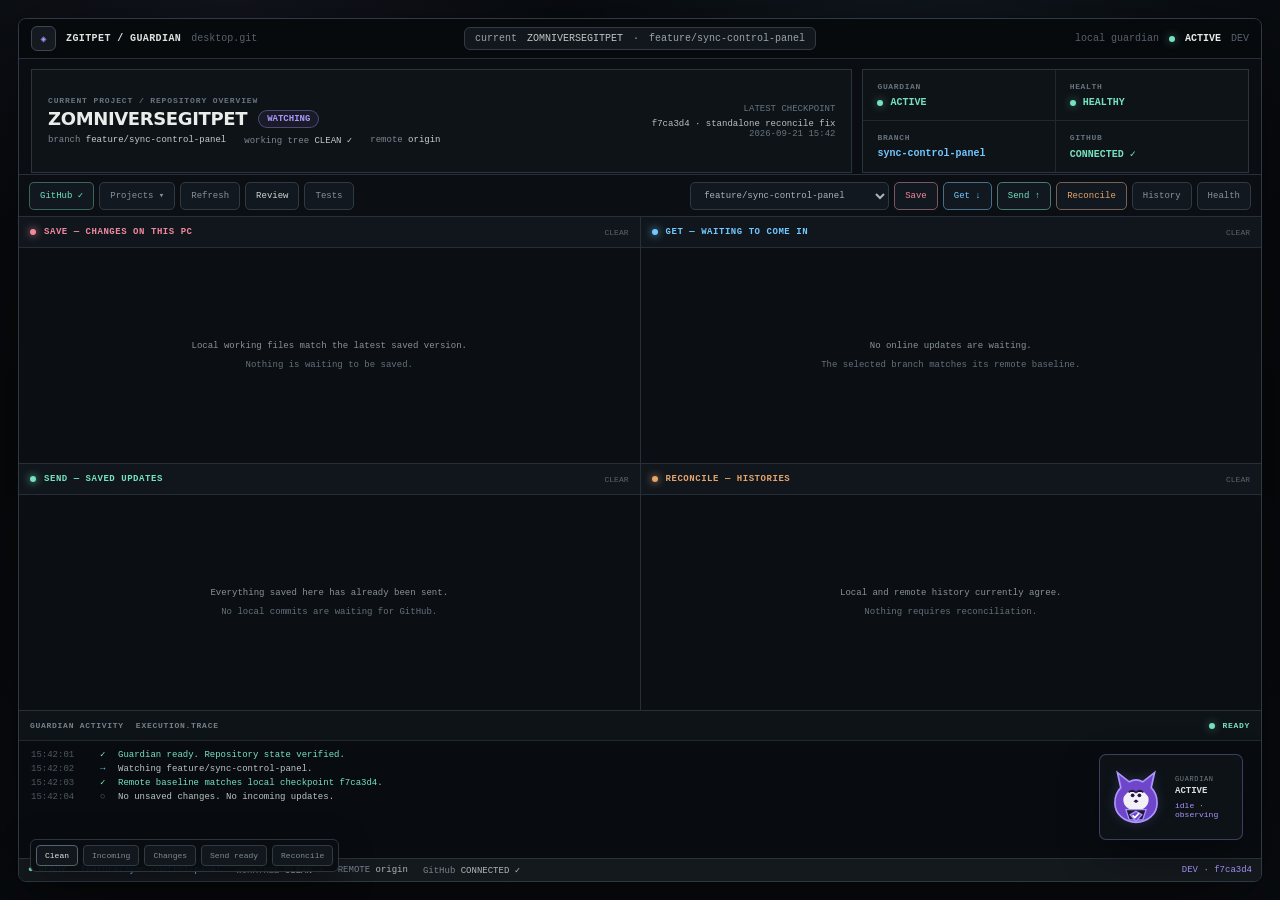
<file: mockups/codbio-workspace/index.html>
<!doctype html>
<html lang="en">
<head>
<meta charset="utf-8">
<meta name="viewport" content="width=device-width,initial-scale=1">
<title>ZGitPet · CodBio Workspace Mockup</title>
<style>
:root{
  --bg:#080b0e;
  --panel:#0e1318;
  --panel-2:#121820;
  --panel-3:#11171d;
  --line:#26303a;
  --line-2:#35414d;
  --text:#e7ece9;
  --soft:#bdc6c2;
  --muted:#7f8a95;
  --faint:#56626d;
  --mint:#75e2bd;
  --cyan:#72c8ff;
  --violet:#aa96ff;
  --amber:#e4a46c;
  --rose:#ef899e;
  --danger:#ff6e7f;
  --mono:"Cascadia Code","SFMono-Regular",Consolas,"Liberation Mono",monospace;
  --sans:Inter,ui-sans-serif,system-ui,-apple-system,"Segoe UI",sans-serif;
}
*{box-sizing:border-box}
html,body{height:100%}
body{
  margin:0;
  min-width:940px;
  min-height:680px;
  overflow:hidden;
  background:
    radial-gradient(circle at 72% -10%,rgba(114,200,255,.07),transparent 27%),
    radial-gradient(circle at 18% 0%,rgba(170,150,255,.06),transparent 24%),
    linear-gradient(180deg,#090c10,#07090c 48%,#090c10);
  color:var(--text);
  font-family:var(--sans);
}
button,select{font:inherit}
button{cursor:pointer}
.app{
  position:absolute;
  inset:18px;
  display:grid;
  grid-template-rows:40px 116px 42px minmax(280px,1fr) 148px 23px;
  min-width:900px;
  min-height:640px;
  overflow:hidden;
  border:1px solid #303a44;
  border-radius:8px;
  background:var(--bg);
  box-shadow:0 26px 90px rgba(0,0,0,.58);
}
.topbar{
  display:grid;
  grid-template-columns:minmax(250px,1fr) auto minmax(250px,1fr);
  align-items:center;
  gap:16px;
  padding:0 12px;
  border-bottom:1px solid var(--line);
  background:rgba(8,11,14,.97);
  font:10px var(--mono);
}
.brand,.runtime-state,.top-center{display:flex;align-items:center;gap:10px;min-width:0}
.brand-mark{
  width:25px;height:25px;display:grid;place-items:center;
  border:1px solid #3a4652;border-radius:6px;background:#141a20;
  color:var(--violet);font-weight:800;
}
.brand strong{font-weight:700;color:#dce3df;letter-spacing:.04em}
.brand span,.runtime-state span{color:var(--faint)}
.top-center{
  justify-content:center;padding:5px 10px;border:1px solid #313b45;
  border-radius:6px;background:#11171d;color:#9aa5ad;max-width:520px;
}
.top-center strong{color:var(--soft);font-weight:500}
.runtime-state{justify-content:flex-end;white-space:nowrap}
.dot{width:6px;height:6px;border-radius:50%;background:var(--mint);box-shadow:0 0 9px rgba(117,226,189,.55)}
.dot.violet{background:var(--violet);box-shadow:0 0 9px rgba(170,150,255,.5)}
.dot.amber{background:var(--amber);box-shadow:0 0 9px rgba(228,164,108,.45)}
.dot.rose{background:var(--rose);box-shadow:0 0 9px rgba(239,137,158,.45)}
.summary{
  display:grid;
  grid-template-columns:minmax(0,1.7fr) minmax(360px,.8fr);
  gap:10px;
  padding:10px 12px;
  border-bottom:1px solid var(--line);
  background:#0a0e12;
}
.project-card,.health-card{
  border:1px solid #2b3540;background:var(--panel);
}
.project-card{padding:14px 16px;display:grid;grid-template-columns:minmax(0,1fr) auto;gap:20px;align-items:center}
.project-kicker,.label{
  color:#697580;font:700 8px var(--mono);letter-spacing:.11em;text-transform:uppercase;
}
.project-title{display:flex;align-items:center;gap:11px;margin:5px 0 7px}
.project-title h1{margin:0;color:#e9eeeb;font-size:18px;line-height:1;font-weight:650;letter-spacing:-.02em}
.project-pill{
  padding:3px 8px;border:1px solid rgba(170,150,255,.36);border-radius:999px;
  background:rgba(170,150,255,.07);color:var(--violet);font:700 9px var(--mono);
}
.project-meta{display:flex;gap:18px;flex-wrap:wrap;color:#7c8791;font:9px var(--mono)}
.project-meta b{color:#c6cdca;font-weight:500}
.checkpoint{text-align:right;font:9px var(--mono);color:#68747f}
.checkpoint b{display:block;margin-top:5px;color:#b9c2be;font-weight:500}
.health-card{display:grid;grid-template-columns:1fr 1fr}
.metric{
  min-width:0;padding:12px 14px;border-right:1px solid #202930;border-bottom:1px solid #202930;
}
.metric:nth-child(2n){border-right:0}.metric:nth-last-child(-n+2){border-bottom:0}
.metric span{display:block;color:#66727c;font:700 8px var(--mono);letter-spacing:.08em;text-transform:uppercase}
.metric strong{display:flex;align-items:center;gap:7px;margin-top:6px;color:#d7dedb;font:650 10px var(--mono)}
.metric strong.ok{color:var(--mint)} .metric strong.branch{color:var(--cyan)}
.toolbar{
  display:flex;align-items:center;gap:5px;padding:6px 10px;
  border-bottom:1px solid var(--line);background:#0b0f13;overflow:hidden;
}
.tool{
  height:28px;padding:0 10px;border:1px solid #2e3943;border-radius:5px;
  background:#121820;color:#87929b;font:9px var(--mono);
}
.tool:hover,.tool:focus-visible{border-color:#536270;color:var(--text);outline:none}
.tool.brand-action{border-color:rgba(117,226,189,.38);color:var(--mint)}
.tool.brand-action:hover{background:rgba(117,226,189,.07)}
.tool.primary{color:#cfd7d3}
.tool.save{--accent:var(--rose)}.tool.get{--accent:var(--cyan)}.tool.send{--accent:var(--mint)}.tool.reconcile{--accent:var(--amber)}
.tool.semantic{border-color:color-mix(in srgb,var(--accent) 38%,#2e3943);color:var(--accent)}
.tool.semantic:hover,.tool.semantic.is-active{background:color-mix(in srgb,var(--accent) 8%,#121820);box-shadow:inset 0 1px 0 color-mix(in srgb,var(--accent) 72%,transparent)}
.toolbar .spacer{flex:1}
.branch-select{
  height:28px;max-width:220px;padding:0 27px 0 9px;border:1px solid #2e3943;border-radius:5px;
  background:#121820;color:#aab4ba;font:9px var(--mono);
}
.workboard{
  min-height:0;display:grid;grid-template-columns:1fr 1fr;grid-template-rows:1fr 1fr;
  gap:1px;background:var(--line);
}
.board{
  min-width:0;min-height:0;display:grid;grid-template-rows:31px minmax(0,1fr);
  background:#0b0f13;overflow:hidden;
}
.board-header{
  display:flex;align-items:center;justify-content:space-between;gap:10px;
  padding:0 11px;border-bottom:1px solid #252e36;background:#10161c;
}
.board-title{display:flex;align-items:center;gap:8px;font:700 9px var(--mono);letter-spacing:.06em}
.board-title i{width:6px;height:6px;border-radius:50%;background:currentColor;box-shadow:0 0 8px currentColor}
.board-title.save{color:var(--rose)}.board-title.get{color:var(--cyan)}
.board-title.send{color:var(--mint)}.board-title.reconcile{color:var(--amber)}
.board-count{color:#59656f;font:8px var(--mono);text-transform:uppercase}
.board-content{position:relative;min-height:0;overflow:auto;scrollbar-width:thin;scrollbar-color:transparent transparent}
.board-content:hover{scrollbar-color:rgba(117,226,189,.35) transparent}
.empty{
  position:absolute;inset:0;display:grid;place-items:center;text-align:center;padding:22px;color:#63707a;
  font:9px/1.6 var(--mono);
}
.empty strong{display:block;margin-bottom:4px;color:#87929b;font-weight:500}
.rows{display:none}
.board.has-rows .rows{display:block}.board.has-rows .empty{display:none}
.row{
  display:grid;grid-template-columns:72px minmax(0,1fr) 58px;gap:10px;align-items:center;
  min-height:29px;padding:5px 10px;border-bottom:1px solid #202830;color:#9aa5ad;font:9px var(--mono);
}
.row:hover{background:#111820}
.row .state{font-size:8px;font-weight:700}.row .state.modified{color:var(--cyan)}.row .state.saved{color:var(--mint)}
.row .state.both{color:var(--amber)}.row .path{overflow:hidden;text-overflow:ellipsis;white-space:nowrap;color:#c4cbc8}
.row small{text-align:right;color:#55616c;font:8px var(--mono)}
.activity{
  min-height:0;display:grid;grid-template-rows:30px minmax(0,1fr);
  border-top:1px solid var(--line);background:#080c10;
}
.activity-header{
  display:flex;align-items:center;gap:12px;padding:0 11px;border-bottom:1px solid #202830;background:#0e1318;
  color:#75818b;font:700 8px var(--mono);letter-spacing:.09em;text-transform:uppercase;
}
.activity-header .ready{margin-left:auto;display:flex;align-items:center;gap:7px;color:var(--mint)}
.log{overflow:auto;padding:8px 12px;color:#7e8992;font:9px/1.55 var(--mono)}
.log-line{display:grid;grid-template-columns:64px 13px minmax(0,1fr);gap:5px}
.log-line time{color:#4d5963}.log-line i{font-style:normal;color:#65717b}
.log-line.ok i,.log-line.ok b{color:var(--mint)}.log-line.info i{color:var(--cyan)}.log-line.warn i{color:var(--amber)}
.log-line b{color:#bcc5c1;font-weight:500}
.statusbar{
  display:flex;align-items:center;gap:15px;padding:0 9px;border-top:1px solid #2a333c;
  background:#14191e;color:#78838d;font:9px var(--mono);white-space:nowrap;
}
.statusbar strong{color:#aeb7b3;font-weight:500}.statusbar .ready{color:var(--mint)}
.statusbar .branch{color:var(--cyan)}.statusbar .dev{margin-left:auto;color:var(--violet)}
.guardian-badge{
  position:absolute;right:18px;bottom:41px;width:144px;height:86px;
  display:grid;grid-template-columns:58px 1fr;gap:8px;align-items:center;padding:9px;
  border:1px solid rgba(170,150,255,.32);border-radius:7px;background:rgba(14,19,24,.96);
  box-shadow:0 15px 42px rgba(0,0,0,.32);
}
.guardian-copy span{display:block;color:#6f7c86;font:7px var(--mono);letter-spacing:.09em;text-transform:uppercase}
.guardian-copy strong{display:block;margin-top:3px;color:#d9dfdc;font:700 9px var(--mono)}
.guardian-copy small{display:block;margin-top:5px;color:var(--violet);font:8px var(--mono)}
.pet{width:54px;height:62px;filter:drop-shadow(0 0 6px rgba(170,150,255,.16))}
.mock-controls{
  position:fixed;left:30px;bottom:28px;z-index:5;display:flex;gap:5px;padding:5px;
  border:1px solid #2b3540;border-radius:6px;background:rgba(10,14,18,.94);box-shadow:0 12px 35px rgba(0,0,0,.35)
}
.mock-controls button{padding:5px 8px;border:1px solid #303b45;border-radius:4px;background:#11171d;color:#7f8a95;font:8px var(--mono)}
.mock-controls button:hover,.mock-controls button.is-active{border-color:#536270;color:#e1e7e4}
@media(max-width:1100px){
  .app{inset:8px;grid-template-rows:40px 122px 42px minmax(260px,1fr) 135px 23px}
  .summary{grid-template-columns:1.45fr .9fr}
  .project-meta{gap:10px}
  .guardian-badge{display:none}
}
</style>
</head>
<body>
<div class="app">
  <header class="topbar">
    <div class="brand">
      <div class="brand-mark">◈</div>
      <strong>ZGITPET / GUARDIAN</strong>
      <span>desktop.git</span>
    </div>
    <div class="top-center">
      <span>current</span>
      <strong>ZOMNIVERSEGITPET</strong>
      <span>·</span>
      <span>feature/sync-control-panel</span>
    </div>
    <div class="runtime-state">
      <span>local guardian</span><i class="dot"></i><strong>ACTIVE</strong>
      <span>DEV</span>
    </div>
  </header>

  <section class="summary">
    <div class="project-card">
      <div>
        <div class="project-kicker">current project / repository overview</div>
        <div class="project-title">
          <h1>ZOMNIVERSEGITPET</h1>
          <span class="project-pill">WATCHING</span>
        </div>
        <div class="project-meta">
          <span>branch <b>feature/sync-control-panel</b></span>
          <span>working tree <b>CLEAN ✓</b></span>
          <span>remote <b>origin</b></span>
        </div>
      </div>
      <div class="checkpoint">
        LATEST CHECKPOINT
        <b>f7ca3d4 · standalone reconcile fix</b>
        <span>2026-09-21 15:42</span>
      </div>
    </div>

    <div class="health-card">
      <div class="metric"><span>guardian</span><strong class="ok"><i class="dot"></i>ACTIVE</strong></div>
      <div class="metric"><span>health</span><strong class="ok"><i class="dot"></i>HEALTHY</strong></div>
      <div class="metric"><span>branch</span><strong class="branch">sync-control-panel</strong></div>
      <div class="metric"><span>github</span><strong class="ok">CONNECTED ✓</strong></div>
    </div>
  </section>

  <nav class="toolbar">
    <button class="tool brand-action">GitHub ✓</button>
    <button class="tool">Projects ▾</button>
    <button class="tool">Refresh</button>
    <button class="tool primary">Review</button>
    <button class="tool">Tests</button>
    <span class="spacer"></span>
    <select class="branch-select" aria-label="Branch">
      <option>feature/sync-control-panel</option>
      <option>main</option>
    </select>
    <button class="tool semantic save" data-state="changes">Save</button>
    <button class="tool semantic get" data-state="incoming">Get ↓</button>
    <button class="tool semantic send" data-state="outgoing">Send ↑</button>
    <button class="tool semantic reconcile" data-state="reconcile">Reconcile</button>
    <button class="tool">History</button>
    <button class="tool">Health</button>
  </nav>

  <main class="workboard">
    <section class="board" id="saveBoard">
      <header class="board-header">
        <div class="board-title save"><i></i>SAVE — CHANGES ON THIS PC</div>
        <span class="board-count" id="saveCount">CLEAR</span>
      </header>
      <div class="board-content">
        <div class="empty"><div><strong>Local working files match the latest saved version.</strong>Nothing is waiting to be saved.</div></div>
        <div class="rows">
          <div class="row"><span class="state modified">MODIFIED</span><span class="path">src/ZomniverseGitPet/GuardianForm.cs</span><small>local</small></div>
          <div class="row"><span class="state modified">MODIFIED</span><span class="path">src/ZomniverseGitPet/GuardianTheme.cs</span><small>local</small></div>
          <div class="row"><span class="state modified">ADDED</span><span class="path">mockups/codbio-workspace/index.html</span><small>local</small></div>
        </div>
      </div>
    </section>

    <section class="board" id="getBoard">
      <header class="board-header">
        <div class="board-title get"><i></i>GET — WAITING TO COME IN</div>
        <span class="board-count" id="getCount">CLEAR</span>
      </header>
      <div class="board-content">
        <div class="empty"><div><strong>No online updates are waiting.</strong>The selected branch matches its remote baseline.</div></div>
        <div class="rows">
          <div class="row"><span class="state modified">MODIFIED</span><span class="path">src/ZomniverseGitPet/GuardianReconciliation.cs</span><small>remote</small></div>
          <div class="row"><span class="state modified">MODIFIED</span><span class="path">src/ZomniverseGitPet/StandaloneProjectPublishing.cs</span><small>remote</small></div>
          <div class="row"><span class="state modified">ADDED</span><span class="path">docs/developer/PUBLISHING_ARCHITECTURE.md</span><small>remote</small></div>
        </div>
      </div>
    </section>

    <section class="board" id="sendBoard">
      <header class="board-header">
        <div class="board-title send"><i></i>SEND — SAVED UPDATES</div>
        <span class="board-count" id="sendCount">CLEAR</span>
      </header>
      <div class="board-content">
        <div class="empty"><div><strong>Everything saved here has already been sent.</strong>No local commits are waiting for GitHub.</div></div>
        <div class="rows">
          <div class="row"><span class="state saved">COMMIT</span><span class="path">f7ca3d4 · fix: reconcile standalone projects by file selection</span><small>1</small></div>
          <div class="row"><span class="state saved">FILE</span><span class="path">src/ZomniverseGitPet/GuardianReconciliation.cs</span><small>saved</small></div>
          <div class="row"><span class="state saved">FILE</span><span class="path">src/ZomniverseGitPet/ReconcileConflictsForm.cs</span><small>saved</small></div>
        </div>
      </div>
    </section>

    <section class="board" id="reconcileBoard">
      <header class="board-header">
        <div class="board-title reconcile"><i></i>RECONCILE — HISTORIES</div>
        <span class="board-count" id="reconcileCount">CLEAR</span>
      </header>
      <div class="board-content">
        <div class="empty"><div><strong>Local and remote history currently agree.</strong>Nothing requires reconciliation.</div></div>
        <div class="rows">
          <div class="row"><span class="state both">BOTH SIDES</span><span class="path">HOME.CODBIOHUB.COM · standalone file reconciliation</span><small>5 files</small></div>
          <div class="row"><span class="state both">POLICY</span><span class="path">file-level reconcile · no Git-history merge</span><small>safe</small></div>
        </div>
      </div>
    </section>
  </main>

  <section class="activity">
    <header class="activity-header">
      GUARDIAN ACTIVITY
      <span>execution.trace</span>
      <div class="ready"><i class="dot"></i>READY</div>
    </header>
    <div class="log" id="log">
      <div class="log-line ok"><time>15:42:01</time><i>✓</i><b>Guardian ready. Repository state verified.</b></div>
      <div class="log-line info"><time>15:42:02</time><i>→</i><b>Watching feature/sync-control-panel.</b></div>
      <div class="log-line ok"><time>15:42:03</time><i>✓</i><b>Remote baseline matches local checkpoint f7ca3d4.</b></div>
      <div class="log-line"><time>15:42:04</time><i>○</i><b>No unsaved changes. No incoming updates.</b></div>
    </div>
  </section>

  <footer class="statusbar">
    <span class="ready">● READY</span>
    <span class="branch">feature/sync-control-panel</span>
    <span>WORKTREE <strong>CLEAN ✓</strong></span>
    <span>REMOTE <strong>origin</strong></span>
    <span>GitHub <strong>CONNECTED ✓</strong></span>
    <span class="dev">DEV · f7ca3d4</span>
  </footer>

  <aside class="guardian-badge">
    <svg class="pet" viewBox="0 0 64 72" aria-hidden="true">
      <path d="M14 25 10 7 24 18c5-3 11-3 16 0L54 7l-4 18c5 5 7 11 7 18 0 13-11 23-25 23S7 56 7 43c0-7 2-13 7-18Z" fill="#6f45c9" stroke="#aa96ff" stroke-width="2"/>
      <path d="M18 35c5-7 10-9 14-3 4-6 9-4 14 3 2 3 1 10-3 13-6 5-16 5-22 0-4-3-5-10-3-13Z" fill="#f3f1f7"/>
      <path d="M24 30c2-2 5-2 7 0m2 0c2-2 5-2 7 0" stroke="#25153f" stroke-width="2.2" stroke-linecap="round"/>
      <circle cx="28" cy="34" r="2.2" fill="#25153f"/><circle cx="36" cy="34" r="2.2" fill="#25153f"/>
      <path d="m32 39 3 2-3 2-3-2 3-2Z" fill="#25153f"/>
      <path d="M20 51h24l-4 12H24l-4-12Z" fill="#21182f" stroke="#aa96ff" stroke-width="1.5"/>
      <path d="m32 53 7 4-7 8-7-8 7-4Z" fill="#6e46c9" stroke="#aa96ff" stroke-width="1.5"/>
      <path d="m28.5 58.3 2.2 2.2 4.5-5" fill="none" stroke="#fff" stroke-width="2" stroke-linecap="round" stroke-linejoin="round"/>
    </svg>
    <div class="guardian-copy">
      <span>guardian</span>
      <strong>ACTIVE</strong>
      <small>idle · observing</small>
    </div>
  </aside>
</div>

<div class="mock-controls" aria-label="Mock state controls">
  <button class="is-active" data-demo="clean">Clean</button>
  <button data-demo="incoming">Incoming</button>
  <button data-demo="changes">Changes</button>
  <button data-demo="outgoing">Send ready</button>
  <button data-demo="reconcile">Reconcile</button>
</div>

<script>
const boards={
  changes:[document.querySelector('#saveBoard'),document.querySelector('#saveCount')],
  incoming:[document.querySelector('#getBoard'),document.querySelector('#getCount')],
  outgoing:[document.querySelector('#sendBoard'),document.querySelector('#sendCount')],
  reconcile:[document.querySelector('#reconcileBoard'),document.querySelector('#reconcileCount')]
};
const labels={changes:'3 LOCAL',incoming:'3 INCOMING',outgoing:'1 COMMIT · 2 FILES',reconcile:'2 ITEMS'};
function clearBoards(){
  Object.values(boards).forEach(([board,count])=>{board.classList.remove('has-rows');count.textContent='CLEAR'});
  document.querySelectorAll('.toolbar .semantic').forEach(x=>x.classList.remove('is-active'));
}
function appendLog(kind,text){
  const d=new Date();
  const t=d.toLocaleTimeString([], {hour:'2-digit',minute:'2-digit',second:'2-digit',hour12:false});
  const row=document.createElement('div');
  row.className='log-line '+kind;
  row.innerHTML='<time>'+t+'</time><i>'+(kind==='ok'?'✓':kind==='warn'?'!':'→')+'</i><b>'+text+'</b>';
  const log=document.querySelector('#log'); log.appendChild(row); log.scrollTop=log.scrollHeight;
}
function setDemo(state){
  clearBoards();
  document.querySelectorAll('[data-demo]').forEach(x=>x.classList.toggle('is-active',x.dataset.demo===state));
  if(state==='clean'){appendLog('ok','Workspace returned to clean baseline.');return;}
  const [board,count]=boards[state];
  board.classList.add('has-rows');count.textContent=labels[state];
  const tool=document.querySelector('.toolbar [data-state="'+state+'"]'); if(tool) tool.classList.add('is-active');
  const messages={
    incoming:'Remote inspection found incoming files. Get is ready.',
    changes:'Local working files changed after the last checkpoint.',
    outgoing:'Saved updates are ready to send to GitHub.',
    reconcile:'Both sides changed. File-level reconciliation is required.'
  };
  appendLog(state==='reconcile'?'warn':'info',messages[state]);
}
document.querySelectorAll('[data-demo]').forEach(btn=>btn.addEventListener('click',()=>setDemo(btn.dataset.demo)));
document.querySelectorAll('.toolbar [data-state]').forEach(btn=>btn.addEventListener('click',()=>setDemo(btn.dataset.state)));
</script>
</body>
</html>
</file>
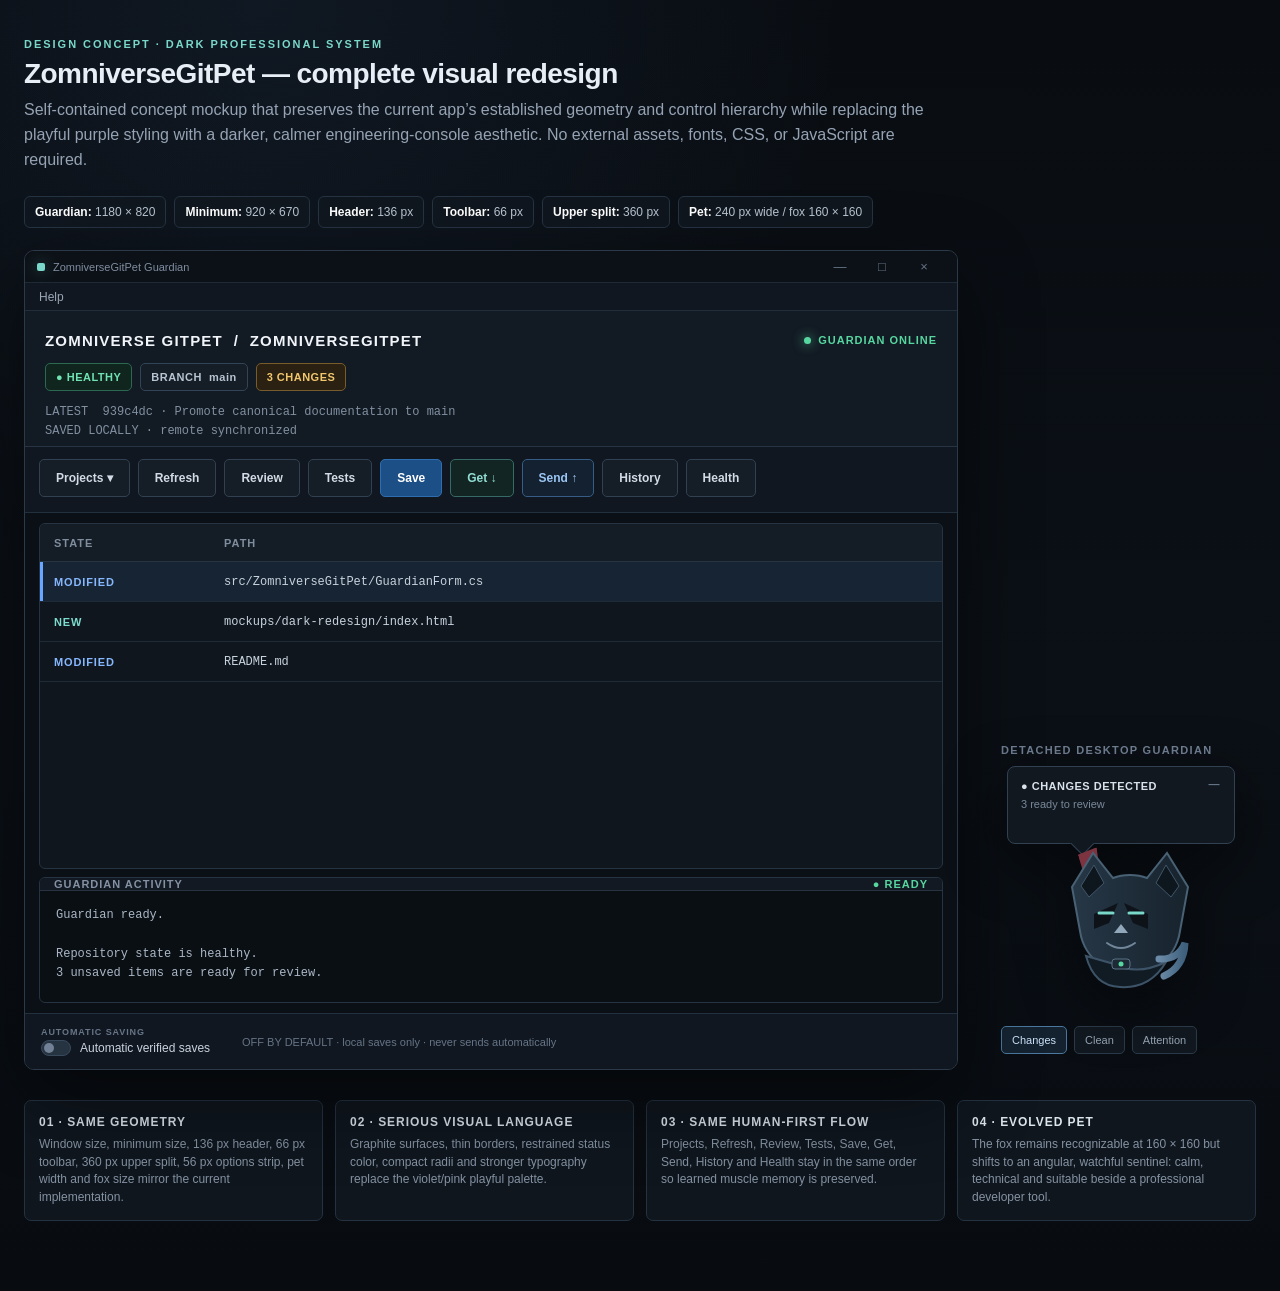
<file: mockups/dark-redesign/index.html>
<!doctype html>
<html lang="en">
<head>
<meta charset="utf-8">
<meta name="viewport" content="width=device-width,initial-scale=1">
<title>ZomniverseGitPet — Dark Professional Redesign Mockup</title>
<style>
:root{
  --bg:#090d12;
  --bg2:#0d1218;
  --surface:#111820;
  --surface2:#151e27;
  --surface3:#1a2530;
  --panel:#0f151c;
  --line:#263342;
  --line2:#334456;
  --text:#e8eef5;
  --muted:#95a3b4;
  --faint:#687789;
  --accent:#67a7ff;
  --accent2:#79d8ca;
  --healthy:#57d7a0;
  --warn:#f0bd61;
  --danger:#f27586;
  --info:#78a9ff;
  --shadow:0 28px 80px rgba(0,0,0,.48);
  --radius:8px;
}
*{box-sizing:border-box}
html,body{margin:0;background:
  radial-gradient(circle at 20% 0%,rgba(103,167,255,.07),transparent 36%),
  linear-gradient(180deg,#090d12,#0b1016 55%,#080c11);
  color:var(--text);font-family:"Segoe UI",Inter,Arial,sans-serif}
body{min-height:100vh;padding:38px 24px 70px}
button,input{font:inherit}
.page{max-width:1380px;margin:0 auto}
.kicker{font-size:11px;letter-spacing:.18em;text-transform:uppercase;color:var(--accent2);font-weight:700}
h1{font-size:28px;margin:8px 0 8px;letter-spacing:-.02em}
.lead{margin:0 0 24px;color:var(--muted);max-width:900px;line-height:1.55}
.specbar{display:flex;gap:8px;flex-wrap:wrap;margin-bottom:22px}
.spec{border:1px solid var(--line);background:rgba(17,24,32,.82);padding:8px 10px;border-radius:6px;color:#b9c5d2;font-size:12px}
.spec b{color:#fff}
.stage{display:grid;grid-template-columns:minmax(0,1fr) 270px;gap:28px;align-items:end}
.guardian-shell{width:1180px;height:820px;max-width:100%;margin:0 auto;background:var(--bg2);border:1px solid #2b3948;border-radius:10px;box-shadow:var(--shadow);overflow:hidden;display:flex;flex-direction:column;position:relative}
.titlebar{height:32px;background:#0c1117;border-bottom:1px solid #1e2a36;display:flex;align-items:center;padding:0 12px;color:#7f8da0;font-size:11px}
.titlebar .appdot{width:8px;height:8px;border-radius:2px;background:var(--accent2);margin-right:8px;box-shadow:0 0 16px rgba(121,216,202,.45)}
.win-controls{margin-left:auto;display:flex;height:100%}
.win-controls span{width:42px;display:grid;place-items:center;color:#667384;font-size:13px}
.win-controls span:last-child:hover{background:#8b2d3a;color:white}
.menubar{height:28px;background:#101720;border-bottom:1px solid #202d3a;display:flex;align-items:center;padding:0 14px;color:#9aa7b7;font-size:12px}
.menubar span{padding-right:20px}
.header{height:136px;background:#121a23;border-bottom:1px solid #273443;padding:14px 20px 12px;display:grid;grid-template-rows:30px 44px 1fr}
.header-top{display:flex;align-items:center}
.project{font-size:15px;font-weight:700;letter-spacing:.08em;color:#f1f5f9}
.online{margin-left:auto;font-size:11px;font-weight:700;letter-spacing:.09em;color:var(--healthy);display:flex;align-items:center;gap:7px}
.online i{width:7px;height:7px;border-radius:50%;background:currentColor;box-shadow:0 0 12px currentColor}
.chips{display:flex;align-items:center;gap:8px}
.chip{height:28px;display:flex;align-items:center;padding:0 10px;border-radius:5px;border:1px solid var(--line2);font-size:11px;font-weight:700;letter-spacing:.045em;color:#bec8d4;background:#151e27}
.chip.healthy{border-color:#2c6953;background:#10251e;color:#70e2b3}
.chip.changed{border-color:#795c2c;background:#2a2112;color:#f2c66c}
.chip.branch{color:#b7c4d2}
.commitline{font-family:"Cascadia Mono","Consolas",monospace;font-size:12px;color:#8190a1;line-height:1.55;padding-top:4px}
.toolbar{height:66px;background:#101720;border-bottom:1px solid #222f3d;display:flex;align-items:flex-start;gap:8px;padding:12px 14px;flex-wrap:wrap}
.tool{height:38px;border:1px solid #314152;background:#151e27;color:#d2dbe5;border-radius:5px;padding:0 16px;font-weight:600;font-size:12px;cursor:pointer}
.tool:hover{background:#1b2733;border-color:#46617b}
.tool.primary{background:#1c4f86;border-color:#2e6eb0;color:white}
.tool.get{border-color:#356a66;color:#91ddd3;background:#122522}
.tool.send{border-color:#355d85;color:#9cc6f4;background:#132131}
.tool.danger{border-color:#713941;color:#f6a5ae;background:#2a171b}
.workspace{flex:1;display:grid;grid-template-rows:360px 1fr;min-height:0;background:#0b1016}
.files-wrap{padding:10px 14px 4px;min-height:0}
.panel{height:100%;border:1px solid #263341;background:#0f161e;border-radius:6px;overflow:hidden}
.panel-head{height:38px;background:#141d26;border-bottom:1px solid #273543;display:grid;grid-template-columns:170px 1fr;align-items:center;padding:0 14px;color:#7f8d9e;font-size:11px;font-weight:700;letter-spacing:.09em}
.file-row{height:40px;border-bottom:1px solid #1e2a36;display:grid;grid-template-columns:170px 1fr;align-items:center;padding:0 14px;font-size:13px;cursor:pointer}
.file-row:hover{background:#131c25}
.file-row.selected{background:#172433;box-shadow:inset 3px 0 0 var(--accent)}
.status{font-size:11px;font-weight:800;letter-spacing:.08em}
.status.mod{color:#86b8ff}.status.new{color:#7cdccf}.status.del{color:#f1929d}
.path{color:#c8d2dd;font-family:"Cascadia Mono","Consolas",monospace;font-size:12px}
.lower-wrap{padding:4px 14px 10px;min-height:0}
.activity{height:100%;border:1px solid #263341;border-radius:6px;overflow:hidden;background:#0a0f14;display:flex;flex-direction:column}
.activity-head{height:40px;background:#121922;border-bottom:1px solid #273341;display:flex;align-items:center;padding:0 14px;font-size:11px;font-weight:700;letter-spacing:.09em;color:#8391a3}
.activity-state{margin-left:auto;color:var(--healthy)}
.console{flex:1;padding:15px 16px;color:#aab6c5;font-family:"Cascadia Mono","Consolas",monospace;font-size:12px;line-height:1.6;white-space:pre-wrap}
.review{display:none;height:100%;grid-template-columns:1fr 1fr;background:#0c1218}
.review.visible{display:grid}
.review-pane{min-width:0;display:flex;flex-direction:column}
.review-pane:first-child{border-right:1px solid #263341}
.review-title{height:40px;background:#121922;border-bottom:1px solid #273341;padding:0 14px;display:flex;align-items:center;color:#8d9aaa;font-size:11px;font-weight:700;letter-spacing:.09em}
.review-title b{color:#dfe6ee;margin-left:8px}
.code{flex:1;margin:0;padding:12px 14px;font-family:"Cascadia Mono","Consolas",monospace;font-size:11px;line-height:1.55;color:#b9c6d4;overflow:auto;background:#0b1016}
.code .chg{display:block;background:#14263a;border-left:2px solid #568fd3;padding-left:8px;color:#dbe9f7}
.options{height:56px;background:#101720;border-top:1px solid #222f3d;padding:8px 16px;display:flex;align-items:center;gap:14px}
.auto{display:grid;grid-template-columns:auto auto;grid-template-rows:auto auto;column-gap:9px;align-items:center}
.auto small{grid-column:1/3;font-size:9px;letter-spacing:.1em;font-weight:700;color:#667588}
.switch{width:30px;height:16px;border-radius:20px;background:#263341;border:1px solid #394a5d;position:relative;margin-top:3px}
.switch:after{content:"";position:absolute;left:2px;top:2px;width:10px;height:10px;background:#728196;border-radius:50%}
.auto label{font-size:12px;color:#c9d3de;margin-top:3px}
.note{font-size:11px;color:#657487;margin-left:18px}
.pet-column{width:240px;margin:0 auto 16px;align-self:end}
.pet-label{font-size:11px;letter-spacing:.12em;text-transform:uppercase;color:#738297;margin-bottom:10px;font-weight:700}
.pet-window{width:240px;height:246px;position:relative;background:transparent;filter:drop-shadow(0 16px 28px rgba(0,0,0,.5))}
.bubble{position:absolute;left:6px;top:0;width:228px;height:78px;background:#111820;border:1px solid #314152;border-radius:8px;padding:12px 36px 10px 13px;color:#d9e1ea;font-size:11px;font-weight:700;line-height:1.45;letter-spacing:.045em}
.bubble:after{content:"";position:absolute;left:66px;bottom:-9px;width:16px;height:16px;background:#111820;border-right:1px solid #314152;border-bottom:1px solid #314152;transform:rotate(45deg)}
.bubble .sub{display:block;color:#78889a;font-weight:500;letter-spacing:0;margin-top:2px}
.mini{position:absolute;right:14px;top:10px;color:#667688;font-weight:700}
.fox{position:absolute;left:40px;top:75px;width:160px;height:160px}
.pet-exit{position:absolute;left:78px;top:83px;width:20px;height:20px;background:#7e3341;transform:rotate(-12deg);clip-path:polygon(0 18%,100% 0,92% 82%,8% 100%)}
.controls{display:flex;gap:7px;margin-top:14px}
.controls button{background:#111820;border:1px solid #2b3a49;color:#96a4b4;padding:7px 10px;border-radius:5px;font-size:11px;cursor:pointer}
.controls button.active{border-color:#4a789f;color:#cfe4fb;background:#152331}
.callouts{margin-top:30px;display:grid;grid-template-columns:repeat(4,1fr);gap:12px}
.callout{border:1px solid #243241;background:#0f161e;border-radius:7px;padding:14px}
.callout h3{font-size:12px;letter-spacing:.08em;margin:0 0 7px;color:#dce4ec}
.callout p{font-size:12px;line-height:1.45;color:#8492a3;margin:0}
@media(max-width:1250px){
  .stage{grid-template-columns:1fr}
  .guardian-shell{transform-origin:top center}
  .pet-column{margin-top:10px}
}
@media(max-width:760px){
  body{padding:20px 10px}
  .guardian-shell{width:1180px;transform:scale(.58);transform-origin:top left;margin-bottom:-344px}
  .stage{display:block;overflow:hidden}
  .callouts{grid-template-columns:1fr}
}
</style>
</head>
<body>
<div class="page">
  <div class="kicker">Design concept · dark professional system</div>
  <h1>ZomniverseGitPet — complete visual redesign</h1>
  <p class="lead">Self-contained concept mockup that preserves the current app’s established geometry and control hierarchy while replacing the playful purple styling with a darker, calmer engineering-console aesthetic. No external assets, fonts, CSS, or JavaScript are required.</p>
  <div class="specbar">
    <div class="spec"><b>Guardian:</b> 1180 × 820</div>
    <div class="spec"><b>Minimum:</b> 920 × 670</div>
    <div class="spec"><b>Header:</b> 136 px</div>
    <div class="spec"><b>Toolbar:</b> 66 px</div>
    <div class="spec"><b>Upper split:</b> 360 px</div>
    <div class="spec"><b>Pet:</b> 240 px wide / fox 160 × 160</div>
  </div>

  <div class="stage">
    <section class="guardian-shell" aria-label="Guardian console dark redesign">
      <div class="titlebar"><span class="appdot"></span>ZomniverseGitPet Guardian<div class="win-controls"><span>—</span><span>□</span><span>×</span></div></div>
      <div class="menubar"><span>Help</span></div>

      <header class="header">
        <div class="header-top">
          <div class="project">ZOMNIVERSE GITPET&nbsp;&nbsp;/&nbsp;&nbsp;ZOMNIVERSEGITPET</div>
          <div class="online"><i></i>GUARDIAN ONLINE</div>
        </div>
        <div class="chips">
          <div class="chip healthy">● HEALTHY</div>
          <div class="chip branch">BRANCH&nbsp;&nbsp;main</div>
          <div class="chip changed">3 CHANGES</div>
        </div>
        <div class="commitline">LATEST&nbsp;&nbsp;939c4dc · Promote canonical documentation to main<br>SAVED LOCALLY · remote synchronized</div>
      </header>

      <nav class="toolbar" aria-label="Primary actions">
        <button class="tool">Projects ▾</button>
        <button class="tool">Refresh</button>
        <button class="tool" id="reviewBtn">Review</button>
        <button class="tool">Tests</button>
        <button class="tool primary">Save</button>
        <button class="tool get">Get ↓</button>
        <button class="tool send">Send ↑</button>
        <button class="tool">History</button>
        <button class="tool">Health</button>
      </nav>

      <div class="workspace">
        <div class="files-wrap">
          <div class="panel">
            <div class="panel-head"><span>STATE</span><span>PATH</span></div>
            <div class="file-row selected" data-file="GuardianForm.cs"><span class="status mod">MODIFIED</span><span class="path">src/ZomniverseGitPet/GuardianForm.cs</span></div>
            <div class="file-row" data-file="dark-redesign/index.html"><span class="status new">NEW</span><span class="path">mockups/dark-redesign/index.html</span></div>
            <div class="file-row" data-file="README.md"><span class="status mod">MODIFIED</span><span class="path">README.md</span></div>
          </div>
        </div>
        <div class="lower-wrap">
          <div class="activity" id="activityPanel">
            <div class="activity-head">GUARDIAN ACTIVITY <span class="activity-state">● READY</span></div>
            <div class="console">Guardian ready.

Repository state is healthy.
3 unsaved items are ready for review.

Select a changed file to compare the latest saved version with the current working file.</div>
          </div>
          <div class="activity review" id="reviewPanel">
            <div class="review-pane">
              <div class="review-title">SAVED VERSION <b>GuardianForm.cs</b></div>
              <pre class="code">private readonly GuardianStatusChip _healthChip = new();
private readonly GuardianStatusChip _branchChip = new();

<span class="chg">Size = new Size(1180, 820);</span>
BackColor = GuardianTheme.Window;

var toolbar = new FlowLayoutPanel
{
    Dock = DockStyle.Top,
    Height = 66
};</pre>
            </div>
            <div class="review-pane">
              <div class="review-title">CURRENT VERSION <b>GuardianForm.cs</b><span style="margin-left:auto;color:#7292b5;cursor:pointer" id="activityBtn">ACTIVITY</span></div>
              <pre class="code">private readonly GuardianStatusChip _healthChip = new();
private readonly GuardianStatusChip _branchChip = new();

<span class="chg">Size = new Size(1180, 820);</span>
BackColor = GuardianTheme.Window;

var toolbar = new FlowLayoutPanel
{
    Dock = DockStyle.Top,
    Height = 66
};</pre>
            </div>
          </div>
        </div>
      </div>

      <footer class="options">
        <div class="auto"><small>AUTOMATIC SAVING</small><div class="switch"></div><label>Automatic verified saves</label></div>
        <div class="note">OFF BY DEFAULT · local saves only · never sends automatically</div>
      </footer>
    </section>

    <aside class="pet-column">
      <div class="pet-label">Detached desktop guardian</div>
      <div class="pet-window">
        <div class="bubble" id="bubble">● CHANGES DETECTED<span class="sub" id="bubbleSub">3 ready to review</span><span class="mini">—</span></div>
        <div class="pet-exit" title="Exit ribbon"></div>
        <svg class="fox" viewBox="0 0 160 160" role="img" aria-label="Serious geometric fox guardian">
          <defs>
            <linearGradient id="fur" x1="0" x2="1">
              <stop offset="0" stop-color="#263746"/><stop offset="1" stop-color="#17232d"/>
            </linearGradient>
            <linearGradient id="edge" x1="0" x2="1">
              <stop offset="0" stop-color="#6b8ba8"/><stop offset="1" stop-color="#3f607d"/>
            </linearGradient>
          </defs>
          <path d="M31 46 52 12l20 25c5-2 11-3 17-3s12 1 17 3l20-25 21 34-8 44c-2 14-10 27-22 35-10 7-20 10-28 10s-18-3-28-10c-12-8-20-21-22-35z" fill="url(#fur)" stroke="#496174" stroke-width="2"/>
          <path d="M40 45 53 24l10 18-15 14zM138 45 125 24l-10 18 15 14z" fill="#0f171e" stroke="#40566a"/>
          <path d="M53 73 77 62l-9 20-15 6zM107 73 83 62l9 20 15 6z" fill="#0d1319"/>
          <path d="M58 72h14M102 72H88" stroke="#79d8ca" stroke-width="3" stroke-linecap="round"/>
          <path d="M80 83 73 92h14z" fill="#91a8bb"/>
          <path d="M66 102q14 10 28 0" fill="none" stroke="#70869a" stroke-width="2" stroke-linecap="round"/>
          <path d="M45 115q8 30 34 31 30 2 46-25-29 14-52 2z" fill="#111b24" stroke="#3d5367" stroke-width="2"/>
          <path d="M118 118q19 1 26-16-1 24-21 33" fill="none" stroke="url(#edge)" stroke-width="7" stroke-linecap="round"/>
          <rect x="71" y="118" width="18" height="10" rx="3" fill="#1d2a35" stroke="#5a7287"/>
          <circle cx="80" cy="123" r="2.5" fill="#57d7a0"/>
        </svg>
      </div>
      <div class="controls" aria-label="Pet state demo">
        <button class="active" data-state="changes">Changes</button>
        <button data-state="clean">Clean</button>
        <button data-state="attention">Attention</button>
      </div>
    </aside>
  </div>

  <section class="callouts">
    <div class="callout"><h3>01 · SAME GEOMETRY</h3><p>Window size, minimum size, 136 px header, 66 px toolbar, 360 px upper split, 56 px options strip, pet width and fox size mirror the current implementation.</p></div>
    <div class="callout"><h3>02 · SERIOUS VISUAL LANGUAGE</h3><p>Graphite surfaces, thin borders, restrained status color, compact radii and stronger typography replace the violet/pink playful palette.</p></div>
    <div class="callout"><h3>03 · SAME HUMAN-FIRST FLOW</h3><p>Projects, Refresh, Review, Tests, Save, Get, Send, History and Health stay in the same order so learned muscle memory is preserved.</p></div>
    <div class="callout"><h3>04 · EVOLVED PET</h3><p>The fox remains recognizable at 160 × 160 but shifts to an angular, watchful sentinel: calm, technical and suitable beside a professional developer tool.</p></div>
  </section>
</div>

<script>
const activity=document.getElementById('activityPanel');
const review=document.getElementById('reviewPanel');
document.getElementById('reviewBtn').addEventListener('click',()=>{activity.style.display='none';review.classList.add('visible')});
document.getElementById('activityBtn').addEventListener('click',()=>{review.classList.remove('visible');activity.style.display='flex'});
document.querySelectorAll('.file-row').forEach(r=>r.addEventListener('click',()=>{
  document.querySelectorAll('.file-row').forEach(x=>x.classList.remove('selected'));r.classList.add('selected');
}));
const states={
  changes:['● CHANGES DETECTED','3 ready to review','#79d8ca'],
  clean:['● CLEAN','main · repository healthy','#57d7a0'],
  attention:['● GIT NEEDS ATTENTION','Open Guardian','#f27586']
};
document.querySelectorAll('[data-state]').forEach(b=>b.addEventListener('click',()=>{
  document.querySelectorAll('[data-state]').forEach(x=>x.classList.remove('active'));b.classList.add('active');
  const [a,s,c]=states[b.dataset.state];
  const bubble=document.getElementById('bubble');bubble.childNodes[0].nodeValue=a;
  document.getElementById('bubbleSub').textContent=s;
  bubble.style.borderColor=c;
}));
</script>
</body>
</html>
</file>
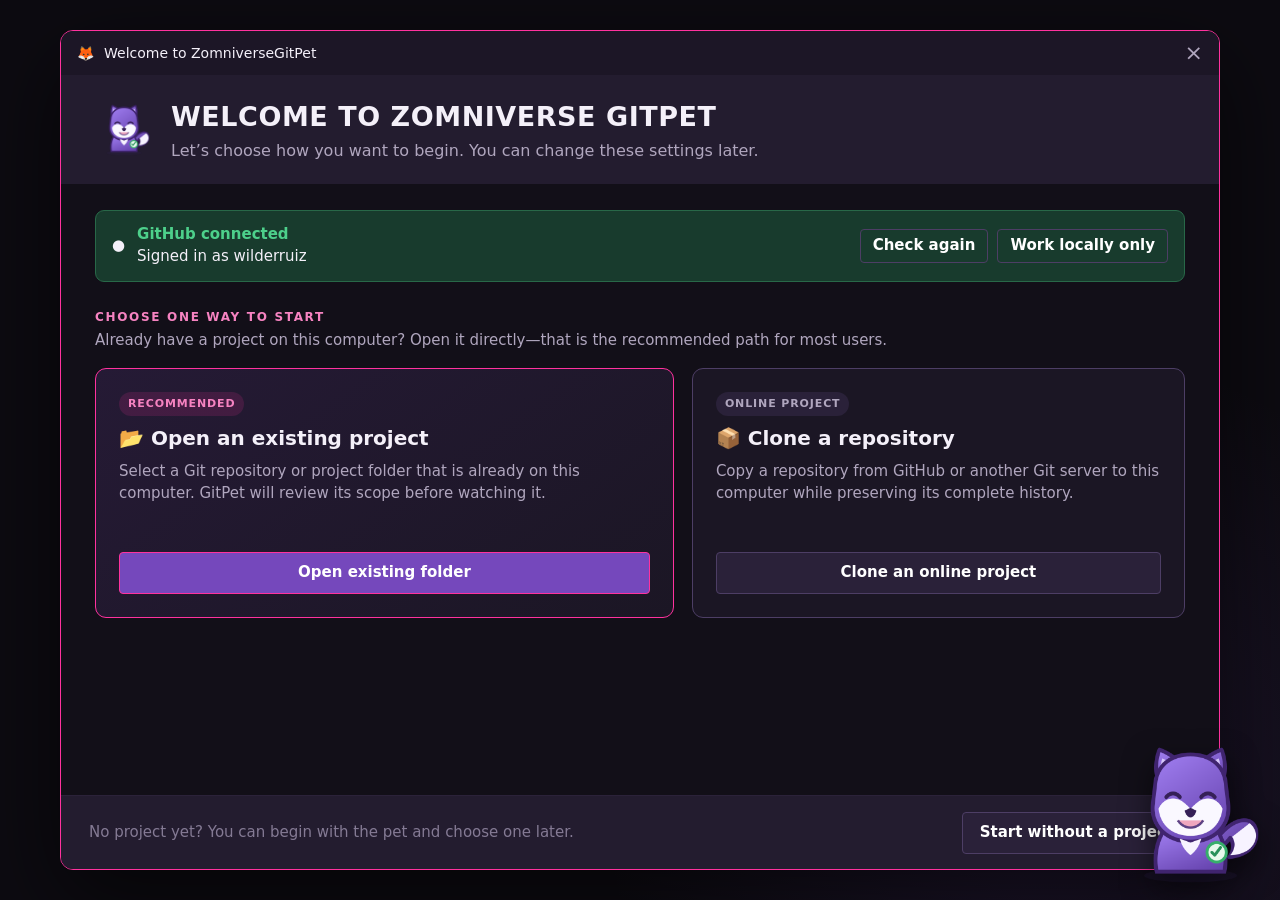
<file: mockups/onboarding/index.html>
<!doctype html>
<html lang="en">
<head>
  <meta charset="utf-8">
  <meta name="viewport" content="width=device-width, initial-scale=1">
  <title>ZomniverseGitPet — First-run onboarding mockup</title>
  <style>
    :root {
      color-scheme: dark;
      --window: #120f18;
      --surface: #1b1624;
      --raised: #231c2f;
      --soft: #2a2139;
      --border: #4d3e65;
      --ink: #f4f0f9;
      --muted: #b0a6be;
      --faint: #847a94;
      --violet: #7548bc;
      --violet-hover: #8b58d8;
      --pink: #ff329e;
      --pink-soft: #f683c1;
      --healthy: #4dd08b;
      --healthy-fill: #183b2d;
      --orange: #f05032;
      --orange-fill: #592a1f;
    }

    * { box-sizing: border-box; }

    body {
      min-height: 100vh;
      margin: 0;
      display: grid;
      place-items: center;
      overflow: hidden;
      background:
        radial-gradient(circle at 82% 88%, rgba(117, 72, 188, 0.16), transparent 28rem),
        #0d0b11;
      color: var(--ink);
      font: 15px/1.45 "Segoe UI", system-ui, sans-serif;
    }

    button, input { font: inherit; }

    .app-window {
      width: min(1160px, calc(100vw - 48px));
      min-height: min(840px, calc(100vh - 48px));
      display: grid;
      grid-template-rows: 44px auto 1fr 74px;
      overflow: hidden;
      border: 1px solid var(--pink);
      border-radius: 13px;
      background: var(--window);
      box-shadow: 0 30px 90px rgba(0, 0, 0, 0.58);
    }

    .titlebar {
      display: flex;
      align-items: center;
      gap: 10px;
      padding: 0 16px;
      background: #1c1626;
      font-size: 14px;
    }

    .titlebar .close { margin-left: auto; color: var(--muted); font-size: 22px; }

    .hero {
      display: flex;
      align-items: center;
      gap: 18px;
      padding: 22px 34px;
      background: var(--raised);
    }

    .hero img { width: 58px; height: 58px; object-fit: contain; }
    .hero h1 { margin: 0; font-size: 27px; letter-spacing: 0.02em; }
    .hero p { margin: 3px 0 0; color: var(--muted); font-size: 16px; }

    main { padding: 26px 34px 30px; overflow: auto; }

    .account-bar {
      display: flex;
      align-items: center;
      gap: 12px;
      padding: 13px 16px;
      border: 1px solid #286848;
      border-radius: 9px;
      background: var(--healthy-fill);
    }

    .account-bar strong { color: var(--healthy); }
    .account-bar .actions { display: flex; gap: 9px; margin-left: auto; }

    .eyebrow {
      margin: 27px 0 4px;
      color: var(--pink-soft);
      font-size: 12px;
      font-weight: 800;
      letter-spacing: 0.14em;
    }

    .section-intro { margin: 0 0 16px; color: var(--muted); }

    .choices {
      display: grid;
      grid-template-columns: 1.08fr 0.92fr;
      gap: 18px;
      align-items: stretch;
    }

    .choice {
      position: relative;
      display: flex;
      flex-direction: column;
      min-height: 250px;
      padding: 23px;
      border: 1px solid var(--border);
      border-radius: 11px;
      background: var(--surface);
      transition: border-color 150ms, transform 150ms, background 150ms;
    }

    .choice:hover { transform: translateY(-2px); border-color: var(--violet-hover); }
    .choice.primary { border-color: var(--pink); background: linear-gradient(145deg, #251a35, var(--surface)); }
    .choice h2 { margin: 8px 0 8px; font-size: 20px; }
    .choice p { margin: 0 0 18px; color: var(--muted); }
    .choice .button { margin-top: auto; }

    .badge {
      align-self: flex-start;
      padding: 4px 9px;
      border-radius: 999px;
      background: rgba(255, 50, 158, 0.14);
      color: var(--pink-soft);
      font-size: 11px;
      font-weight: 800;
      letter-spacing: 0.08em;
      text-transform: uppercase;
    }

    .badge.secondary { background: var(--soft); color: var(--muted); }

    .button {
      min-height: 42px;
      padding: 9px 17px;
      border: 1px solid var(--border);
      border-radius: 4px;
      background: var(--soft);
      color: white;
      font-weight: 750;
      cursor: pointer;
    }

    .button:hover { background: #352847; }
    .button.primary { border-color: var(--pink); background: var(--violet); }
    .button.primary:hover { background: var(--violet-hover); }
    .button.quiet { min-height: 34px; padding: 5px 12px; background: transparent; }

    .clone-panel {
      display: none;
      grid-column: 1 / -1;
      grid-template-columns: 145px 1fr 140px;
      gap: 12px;
      align-items: center;
      padding: 20px 22px;
      border: 1px solid var(--violet);
      border-radius: 10px;
      background: var(--raised);
    }

    .clone-panel.visible { display: grid; }
    .clone-panel h3 { grid-column: 1 / -1; margin: 0 0 4px; }
    .clone-panel label { color: var(--muted); font-size: 12px; font-weight: 800; }
    .clone-panel input { width: 100%; padding: 9px 11px; border: 1px solid var(--border); background: #0e0c13; color: var(--ink); }
    .clone-panel .hint { grid-column: 2 / -1; margin: 0; color: var(--faint); font-size: 12px; }

    footer {
      display: flex;
      align-items: center;
      padding: 14px 28px;
      border-top: 1px solid #2b2239;
      background: var(--raised);
    }

    footer p { margin: 0; color: var(--faint); }
    footer .button { margin-left: auto; min-width: 210px; }

    .pet {
      position: fixed;
      right: 12px;
      bottom: 8px;
      width: 155px;
      filter: drop-shadow(0 12px 15px rgba(0, 0, 0, 0.55));
    }

    @media (max-width: 850px) {
      body { overflow: auto; place-items: start center; }
      .app-window { margin: 18px; width: calc(100vw - 36px); }
      .choices { grid-template-columns: 1fr; }
      .clone-panel { grid-template-columns: 1fr; }
      .clone-panel > * { grid-column: 1 !important; }
      .account-bar { align-items: flex-start; flex-direction: column; }
      .account-bar .actions { margin-left: 0; }
      .pet { display: none; }
    }
  </style>
</head>
<body>
  <section class="app-window" aria-label="ZomniverseGitPet welcome window">
    <div class="titlebar"><span>🦊</span><span>Welcome to ZomniverseGitPet</span><span class="close">×</span></div>

    <header class="hero">
      <img src="../../src/ZomniverseGitPet/Assets/Pet/pet_happy_01.png" alt="Purple GitPet fox">
      <div>
        <h1>WELCOME TO ZOMNIVERSE GITPET</h1>
        <p>Let’s choose how you want to begin. You can change these settings later.</p>
      </div>
    </header>

    <main>
      <section class="account-bar">
        <span>●</span>
        <div><strong>GitHub connected</strong><br><span>Signed in as wilderruiz</span></div>
        <div class="actions">
          <button class="button quiet">Check again</button>
          <button class="button quiet">Work locally only</button>
        </div>
      </section>

      <p class="eyebrow">CHOOSE ONE WAY TO START</p>
      <p class="section-intro">Already have a project on this computer? Open it directly—that is the recommended path for most users.</p>

      <section class="choices">
        <article class="choice primary">
          <span class="badge">Recommended</span>
          <h2>📂 Open an existing project</h2>
          <p>Select a Git repository or project folder that is already on this computer. GitPet will review its scope before watching it.</p>
          <button class="button primary">Open existing folder</button>
        </article>

        <article class="choice">
          <span class="badge secondary">Online project</span>
          <h2>📦 Clone a repository</h2>
          <p>Copy a repository from GitHub or another Git server to this computer while preserving its complete history.</p>
          <button class="button" id="show-clone" aria-expanded="false">Clone an online project</button>
        </article>

        <div class="clone-panel" id="clone-panel">
          <h3>Clone an online project</h3>
          <label for="repository">REPOSITORY</label>
          <input id="repository" placeholder="owner/repository or https://github.com/owner/repository.git">
          <button class="button">Browse GitHub</button>
          <label for="destination">SAVE COPY IN</label>
          <input id="destination" placeholder="Local destination folder">
          <button class="button primary">Clone to this computer</button>
          <p class="hint">GitPet preserves Git history and opens Project Scope before it starts watching the repository.</p>
        </div>
      </section>
    </main>

    <footer>
      <p>No project yet? You can begin with the pet and choose one later.</p>
      <button class="button">Start without a project</button>
    </footer>
  </section>

  <img class="pet" src="../../src/ZomniverseGitPet/Assets/Pet/pet_happy_01.png" alt="ZomniverseGitPet desktop companion">

  <script>
    const toggle = document.querySelector('#show-clone');
    const clonePanel = document.querySelector('#clone-panel');

    toggle.addEventListener('click', () => {
      const visible = clonePanel.classList.toggle('visible');
      toggle.setAttribute('aria-expanded', String(visible));
      toggle.textContent = visible ? 'Hide clone options' : 'Clone an online project';
      if (visible) document.querySelector('#repository').focus();
    });
  </script>
</body>
</html>
</file>
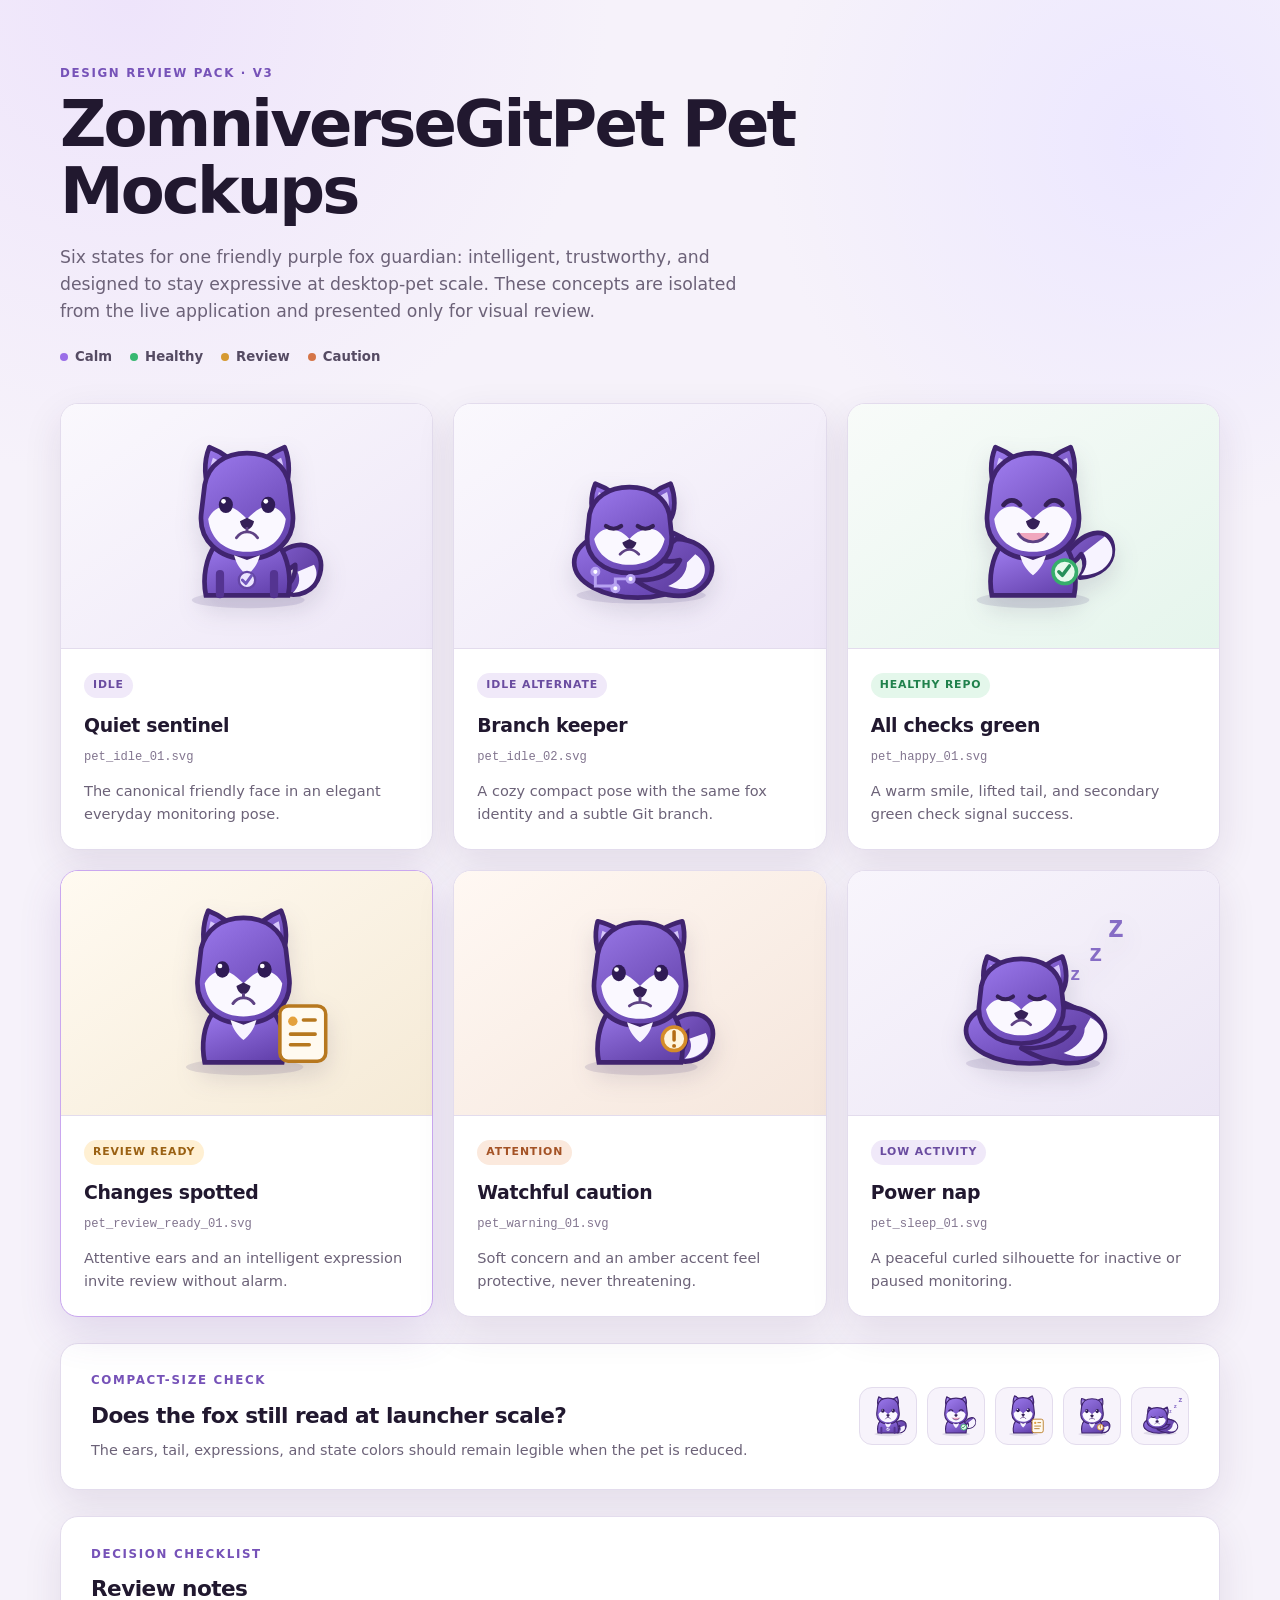
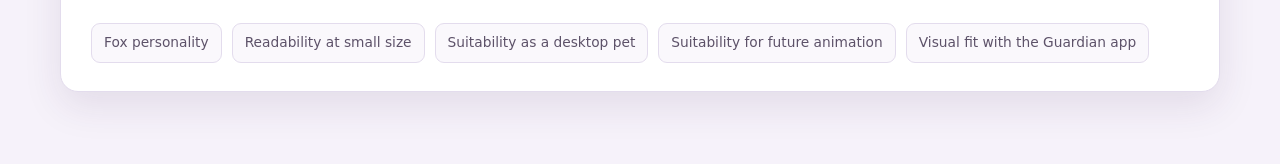
<file: mockups/pet/index.html>
<!doctype html>
<html lang="en">
<head>
  <meta charset="utf-8">
  <meta name="viewport" content="width=device-width, initial-scale=1">
  <title>ZomniverseGitPet Pet Mockups</title>
  <link rel="stylesheet" href="css/pet-mockups.css">
</head>
<body>
  <main>
    <header class="intro">
      <p class="eyebrow">Design review pack · v3</p>
      <h1>ZomniverseGitPet Pet Mockups</h1>
      <p>Six states for one friendly purple fox guardian: intelligent, trustworthy, and designed to stay expressive at desktop-pet scale. These concepts are isolated from the live application and presented only for visual review.</p>
      <div class="legend" aria-label="Status color legend">
        <span><i class="dot calm"></i>Calm</span><span><i class="dot healthy"></i>Healthy</span><span><i class="dot review"></i>Review</span><span><i class="dot caution"></i>Caution</span>
      </div>
    </header>

    <section class="gallery" aria-label="Pet concept gallery">
      <article class="card"><div class="art"><img src="svg/pet_idle_01.svg" alt="Friendly purple fox guardian sitting calmly"></div><div class="copy"><span class="state neutral">Idle</span><h2>Quiet sentinel</h2><code>pet_idle_01.svg</code><p>The canonical friendly face in an elegant everyday monitoring pose.</p></div></article>
      <article class="card"><div class="art"><img src="svg/pet_idle_02.svg" alt="Friendly purple fox curled around its tail"></div><div class="copy"><span class="state neutral">Idle alternate</span><h2>Branch keeper</h2><code>pet_idle_02.svg</code><p>A cozy compact pose with the same fox identity and a subtle Git branch.</p></div></article>
      <article class="card"><div class="art healthy-wash"><img src="svg/pet_happy_01.svg" alt="Happy purple fox guardian with green status badge"></div><div class="copy"><span class="state good">Healthy repo</span><h2>All checks green</h2><code>pet_happy_01.svg</code><p>A warm smile, lifted tail, and secondary green check signal success.</p></div></article>
      <article class="card featured"><div class="art review-wash"><img src="svg/pet_review_ready_01.svg" alt="Attentive purple fox guardian beside a review card"></div><div class="copy"><span class="state ready">Review ready</span><h2>Changes spotted</h2><code>pet_review_ready_01.svg</code><p>Attentive ears and an intelligent expression invite review without alarm.</p></div></article>
      <article class="card"><div class="art warning-wash"><img src="svg/pet_warning_01.svg" alt="Protective purple fox guardian with amber caution badge"></div><div class="copy"><span class="state warning">Attention</span><h2>Watchful caution</h2><code>pet_warning_01.svg</code><p>Soft concern and an amber accent feel protective, never threatening.</p></div></article>
      <article class="card"><div class="art sleep-wash"><img src="svg/pet_sleep_01.svg" alt="Peaceful purple fox sleeping in its curled tail"></div><div class="copy"><span class="state neutral">Low activity</span><h2>Power nap</h2><code>pet_sleep_01.svg</code><p>A peaceful curled silhouette for inactive or paused monitoring.</p></div></article>
    </section>

    <section class="size-check" aria-labelledby="size-title">
      <div><p class="eyebrow">Compact-size check</p><h2 id="size-title">Does the fox still read at launcher scale?</h2><p>The ears, tail, expressions, and state colors should remain legible when the pet is reduced.</p></div>
      <div class="miniatures"><img src="svg/pet_idle_01.svg" alt="Idle fox at compact size"><img src="svg/pet_happy_01.svg" alt="Happy fox at compact size"><img src="svg/pet_review_ready_01.svg" alt="Review-ready fox at compact size"><img src="svg/pet_warning_01.svg" alt="Warning fox at compact size"><img src="svg/pet_sleep_01.svg" alt="Sleeping fox at compact size"></div>
    </section>

    <section class="notes" aria-labelledby="notes-title">
      <p class="eyebrow">Decision checklist</p><h2 id="notes-title">Review notes</h2>
      <ul><li>Fox personality</li><li>Readability at small size</li><li>Suitability as a desktop pet</li><li>Suitability for future animation</li><li>Visual fit with the Guardian app</li></ul>
    </section>
  </main>
</body>
</html>
</file>
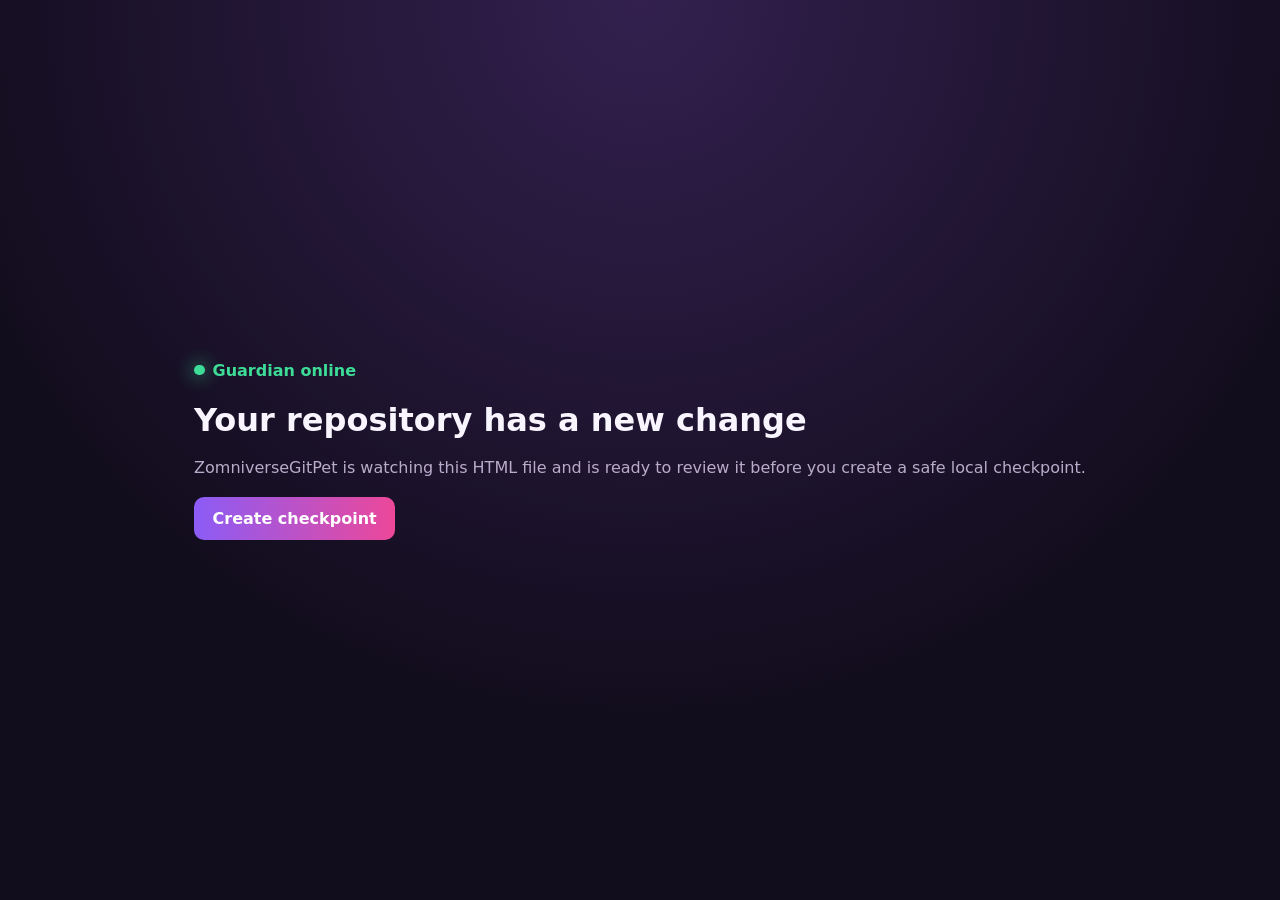
<file: examples/showcase.html>
<!DOCTYPE html>
<html lang="en">
<head>
  <meta charset="UTF-8">
  <meta name="viewport" content="width=device-width, initial-scale=1.0">
  <title>ZomniverseGitPet Showcase</title>
  <style>
    :root {
      color-scheme: dark;
      --background: #120d1d;
      --surface: #211831;
      --violet: #8b5cf6;
      --pink: #ec4899;
      --success: #3ddc97;
      --text: #f8f5ff;
      --muted: #b9accb;
    }

    * { box-sizing: border-box; }

    body {
      min-height: 100vh;
      margin: 0;
      display: grid;
      place-items: center;
      background: radial-gradient(circle at top, #33204f, var(--background) 65%);
      color: var(--text);
      font-family: system-ui, sans-serif;
    }

    .status {
      display: inline-flex;
      gap: 0.5rem;
      align-items: center;
      color: var(--success);
      font-weight: 700;
    }

    .status::before {
      width: 0.65rem;
      height: 0.65rem;
      border-radius: 50%;
      background: currentColor;
      content: "";
      box-shadow: 0 0 18px currentColor;
    }

    h1 { margin-bottom: 0.5rem; }
    p { color: var(--muted); line-height: 1.6; }

    button {
      padding: 0.75rem 1.15rem;
      border: 0;
      border-radius: 10px;
      background: linear-gradient(90deg, var(--violet), var(--pink));
      color: white;
      font: inherit;
      font-weight: 700;
      cursor: pointer;
    }
  </style>
</head>
<body>
  <main class="guardian-card">
    <span class="status">Guardian online</span>
    <h1>Your repository has a new change</h1>
    <p>
      ZomniverseGitPet is watching this HTML file and is ready to review it
      before you create a safe local checkpoint.
    </p>
    <button type="button" id="checkpoint">Create checkpoint</button>
  </main>

  <script>
    const button = document.querySelector("#checkpoint");

    button.addEventListener("click", () => {
      button.textContent = "Ready for review ✓";
    });
  </script>
</body>
</html>
</file>
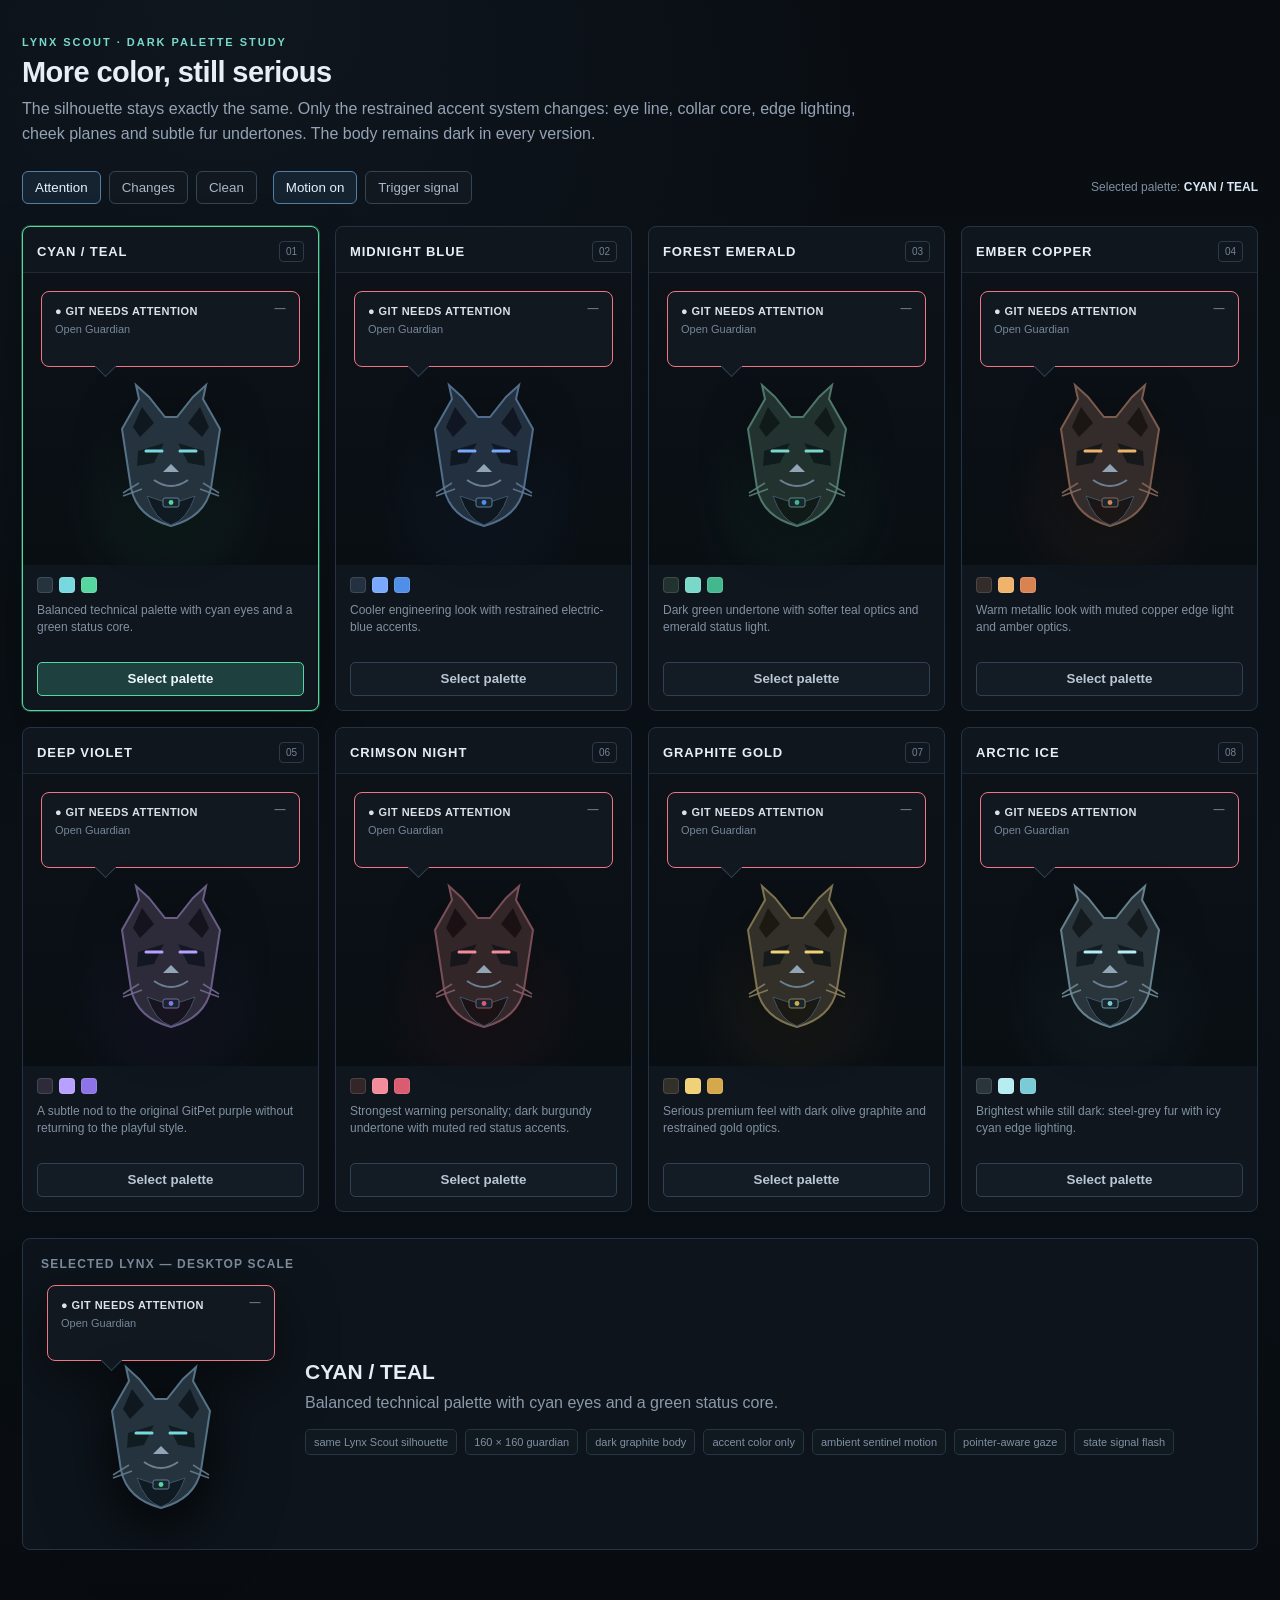
<file: mockups/dark-redesign/lynx-scout-colorways.html>
<!doctype html>
<html lang="en">
<head>
<meta charset="utf-8">
<meta name="viewport" content="width=device-width,initial-scale=1">
<title>ZGitPet — Lynx Scout Colorways</title>
<style>
:root{
  --bg:#090d12;--panel:#0f161e;--surface:#111820;--surface2:#151e27;
  --line:#263342;--line2:#334456;--text:#e8eef5;--muted:#95a3b4;
}
*{box-sizing:border-box}
html,body{margin:0;background:
  radial-gradient(circle at 18% 0%,rgba(72,118,160,.09),transparent 34%),
  linear-gradient(180deg,#090d12,#0a1016 60%,#080c11);
  color:var(--text);font-family:"Segoe UI",Inter,Arial,sans-serif}
body{min-height:100vh;padding:36px 22px 64px}
.wrap{max-width:1280px;margin:0 auto}
.kicker{font-size:11px;letter-spacing:.18em;text-transform:uppercase;color:#79d8ca;font-weight:700}
h1{font-size:29px;margin:8px 0 8px;letter-spacing:-.02em}
.lead{max-width:880px;color:var(--muted);line-height:1.55;margin:0 0 24px}
.statebar{display:flex;gap:8px;flex-wrap:wrap;align-items:center;margin-bottom:22px}
.statebar button{border:1px solid var(--line2);background:var(--surface);color:#aab7c6;border-radius:6px;padding:8px 12px;cursor:pointer}
.statebar button.active{border-color:#527fa7;background:#152331;color:#e6f2ff}
.selected-label{margin-left:auto;color:#7f8fa1;font-size:12px}
.selected-label b{color:#dce8f4}
.grid{display:grid;grid-template-columns:repeat(4,minmax(240px,1fr));gap:16px}
.card{--fur1:#26313a;--fur2:#11181e;--edge:#506578;--eye:#78bddd;--accent:#57d7a0;--muzzle:#101922;--detail:#577187;
  background:var(--panel);border:1px solid var(--line);border-radius:8px;overflow:hidden;transition:.18s ease}
.card:hover{transform:translateY(-2px);border-color:#3c5369}
.card.selected{border-color:var(--accent);box-shadow:0 0 0 1px color-mix(in srgb,var(--accent) 30%,transparent),0 18px 48px rgba(0,0,0,.28)}
.card-head{padding:14px 14px 10px;display:flex;align-items:center;border-bottom:1px solid #1d2935}
.name{font-size:13px;font-weight:700;letter-spacing:.07em}
.tag{margin-left:auto;font-size:10px;color:#718397;border:1px solid #2b3a49;padding:4px 6px;border-radius:4px}
.stage{height:292px;position:relative;background:
  radial-gradient(circle at 50% 80%,color-mix(in srgb,var(--accent) 9%,transparent),transparent 38%),
  linear-gradient(180deg,#0c1218,#090e13)}
.bubble{position:absolute;left:18px;right:18px;top:18px;height:76px;background:#111820;border:1px solid #334456;border-radius:8px;padding:12px 34px 9px 13px;color:#d9e1ea;font-size:11px;font-weight:700;line-height:1.4;letter-spacing:.04em}
.bubble:after{content:"";position:absolute;left:56px;bottom:-8px;width:14px;height:14px;background:#111820;border-right:1px solid #334456;border-bottom:1px solid #334456;transform:rotate(45deg)}
.bubble .sub{display:block;color:#76879a;font-weight:500;letter-spacing:0;margin-top:3px}
.mini{position:absolute;right:13px;top:9px;color:#667688}
.lynx{position:absolute;width:160px;height:160px;left:50%;top:106px;transform:translateX(-50%);filter:drop-shadow(0 14px 24px rgba(0,0,0,.38))}
.fur{fill:var(--fur1);stroke:var(--edge)} .ear{fill:var(--fur2)}
.eye{stroke:var(--eye)} .muzzle{fill:var(--muzzle)} .collar{fill:#17252e;stroke:var(--detail)}
.core{fill:var(--accent)} .whisker{stroke:color-mix(in srgb,var(--edge) 80%,white 8%)}
.cheek{fill:color-mix(in srgb,var(--fur1) 82%,var(--accent) 18%);opacity:.75}
.card-foot{padding:12px 14px 14px}
.palette{display:flex;gap:6px;margin-bottom:9px}
.swatch{width:16px;height:16px;border-radius:4px;border:1px solid rgba(255,255,255,.12)}
.desc{font-size:12px;color:#8290a1;line-height:1.45;min-height:50px}
.select{width:100%;margin-top:10px;height:34px;border:1px solid #314152;background:#131c25;color:#b9c6d3;border-radius:5px;font-weight:600;cursor:pointer}
.card.selected .select{background:color-mix(in srgb,var(--accent) 18%,#12202b);border-color:var(--accent);color:#eef7ff}
.preview{margin-top:26px;border:1px solid var(--line);border-radius:8px;background:#0d141b;padding:18px}
.preview h2{font-size:12px;letter-spacing:.1em;color:#7e8ea0;margin:0 0 14px}
.preview-row{display:grid;grid-template-columns:240px 1fr;gap:24px;align-items:center}
.preview-window{width:240px;height:246px;position:relative;filter:drop-shadow(0 18px 28px rgba(0,0,0,.5))}
.preview-window .bubble{left:6px;right:6px;top:0}
.preview-window .lynx{
  top:76px;
  --look-x:0px;
  --look-y:0px;
  --tilt:0deg;
  transform-origin:80px 116px;
  animation:lynxIdle 6.4s cubic-bezier(.42,0,.25,1) infinite;
  will-change:transform,filter;
}
.preview-window .lynx .eye{
  transform-box:fill-box;
  transform-origin:center;
  animation:opticScan 7.6s ease-in-out infinite;
}
.preview-window .lynx .core{
  transform-box:fill-box;
  transform-origin:center;
  animation:coreIdle 3.8s ease-in-out infinite;
}
.preview-window::after{
  content:"";
  position:absolute;
  left:38px;
  right:38px;
  top:78px;
  height:150px;
  pointer-events:none;
  opacity:0;
  background:linear-gradient(180deg,transparent 0%,color-mix(in srgb,var(--accent) 24%,transparent) 48%,transparent 54%);
  mix-blend-mode:screen;
  transform:translateY(-70px);
}
.preview-window.signal::after{animation:statusSweep .7s cubic-bezier(.2,.7,.25,1)}
.preview-window.signal .lynx{animation:lynxAcknowledge .52s ease-out,lynxIdle 6.4s cubic-bezier(.42,0,.25,1) .52s infinite}
.preview-window.attention .lynx .core{animation:coreAttention 1.15s ease-in-out infinite}
.preview-window.changes .lynx .core{animation:coreChanges 2.2s ease-in-out infinite}
.preview-window.clean .lynx .core{animation:coreIdle 3.8s ease-in-out infinite}
.motion-toggle{margin-left:8px}
@keyframes lynxIdle{
  0%,100%{transform:translateX(-50%) translate(var(--look-x),calc(var(--look-y) + 0px)) rotate(var(--tilt)) scale(1)}
  48%{transform:translateX(-50%) translate(var(--look-x),calc(var(--look-y) + 1.6px)) rotate(var(--tilt)) scale(1.004)}
  56%{transform:translateX(-50%) translate(var(--look-x),calc(var(--look-y) + 1.2px)) rotate(var(--tilt)) scale(1.002)}
}
@keyframes opticScan{
  0%,72%,100%{opacity:1;filter:drop-shadow(0 0 0 transparent);transform:translateX(0)}
  76%{opacity:.72;filter:drop-shadow(0 0 2px var(--eye));transform:translateX(-1px)}
  80%{opacity:1;filter:drop-shadow(0 0 4px var(--eye));transform:translateX(1px)}
  84%{opacity:.88;filter:drop-shadow(0 0 2px var(--eye));transform:translateX(0)}
}
@keyframes coreIdle{
  0%,100%{transform:scale(1);filter:drop-shadow(0 0 1px var(--accent));opacity:.86}
  50%{transform:scale(1.15);filter:drop-shadow(0 0 4px var(--accent));opacity:1}
}
@keyframes coreAttention{
  0%,100%{transform:scale(1);filter:drop-shadow(0 0 2px #f27586);opacity:.76}
  48%{transform:scale(1.35);filter:drop-shadow(0 0 7px #f27586);opacity:1}
}
@keyframes coreChanges{
  0%,20%,100%{transform:scale(1);filter:drop-shadow(0 0 1px var(--accent));opacity:.78}
  8%,32%{transform:scale(1.28);filter:drop-shadow(0 0 6px var(--accent));opacity:1}
}
@keyframes statusSweep{
  0%{opacity:0;transform:translateY(-72px)}
  18%{opacity:.72}
  80%{opacity:.28}
  100%{opacity:0;transform:translateY(72px)}
}
@keyframes lynxAcknowledge{
  0%{transform:translateX(-50%) translate(var(--look-x),var(--look-y)) rotate(var(--tilt)) scale(1)}
  45%{transform:translateX(-50%) translate(var(--look-x),calc(var(--look-y) - 2px)) rotate(var(--tilt)) scale(1.018);filter:drop-shadow(0 0 9px color-mix(in srgb,var(--accent) 42%,transparent))}
  100%{transform:translateX(-50%) translate(var(--look-x),var(--look-y)) rotate(var(--tilt)) scale(1)}
}
.preview-window.motion-paused .lynx,
.preview-window.motion-paused .lynx .eye,
.preview-window.motion-paused .lynx .core{animation-play-state:paused}
@media(prefers-reduced-motion:reduce){
  .preview-window .lynx,
  .preview-window .lynx .eye,
  .preview-window .lynx .core,
  .preview-window.signal::after{animation:none!important}
}
.preview-copy h3{margin:0 0 7px;font-size:21px}
.preview-copy p{margin:0 0 14px;color:#8b99aa;line-height:1.5;max-width:680px}
.specs{display:flex;gap:8px;flex-wrap:wrap}
.spec{font-size:11px;border:1px solid #263544;background:#101820;color:#8090a2;border-radius:5px;padding:6px 8px}

.cyan{--fur1:#24333d;--fur2:#10181f;--edge:#567287;--eye:#78d8df;--accent:#57d7a0;--muzzle:#101a22;--detail:#5e7c91}
.copper{--fur1:#332c2a;--fur2:#1b1514;--edge:#7b5b4d;--eye:#f0b36b;--accent:#d98353;--muzzle:#1b1615;--detail:#8a6756}
.violet{--fur1:#2d2a3a;--fur2:#15131e;--edge:#685d86;--eye:#b7a0ff;--accent:#8c73e8;--muzzle:#171420;--detail:#75699a}
.blue{--fur1:#23303f;--fur2:#101722;--edge:#506d8b;--eye:#78a9ff;--accent:#4f8fe8;--muzzle:#0f1721;--detail:#5c7ca0}
.emerald{--fur1:#22332f;--fur2:#101a18;--edge:#4e766b;--eye:#79d8ca;--accent:#43b88f;--muzzle:#101b18;--detail:#5b867b}
.red{--fur1:#322629;--fur2:#1b1114;--edge:#7a4e58;--eye:#f28b9a;--accent:#d95c70;--muzzle:#1a1215;--detail:#875867}
.gold{--fur1:#323028;--fur2:#1b1912;--edge:#7d7350;--eye:#f0d178;--accent:#d5a84b;--muzzle:#1b1913;--detail:#8c8058}
.ice{--fur1:#29353b;--fur2:#131b1e;--edge:#65818d;--eye:#b5edf3;--accent:#7bcbd6;--muzzle:#121b1f;--detail:#6f919e}

@media(max-width:1050px){.grid{grid-template-columns:repeat(2,minmax(240px,1fr))}}
@media(max-width:620px){body{padding:22px 10px}.grid{grid-template-columns:1fr}.preview-row{grid-template-columns:1fr}.selected-label{width:100%;margin-left:0}}
</style>
</head>
<body>
<div class="wrap">
  <div class="kicker">Lynx Scout · dark palette study</div>
  <h1>More color, still serious</h1>
  <p class="lead">The silhouette stays exactly the same. Only the restrained accent system changes: eye line, collar core, edge lighting, cheek planes and subtle fur undertones. The body remains dark in every version.</p>

  <div class="statebar">
    <button class="active" data-state="attention">Attention</button>
    <button data-state="changes">Changes</button>
    <button data-state="clean">Clean</button>
    <button class="motion-toggle active" id="motionToggle" type="button" aria-pressed="true">Motion on</button>
    <button id="signalButton" type="button">Trigger signal</button>
    <div class="selected-label">Selected palette: <b id="selectedName">CYAN / TEAL</b></div>
  </div>

  <section class="grid">
    
    <article class="card selected cyan" data-name="CYAN / TEAL" data-desc="Balanced technical palette with cyan eyes and a green status core.">
      <div class="card-head"><span class="name">CYAN / TEAL</span><span class="tag">01</span></div>
      <div class="stage">
        <div class="bubble">● GIT NEEDS ATTENTION<span class="sub">Open Guardian</span><span class="mini">—</span></div>
        <svg class="lynx" viewBox="0 0 160 160" aria-label="Lynx Scout">
          <path class="fur" d="M31 50 48 20l-3-14 13 12 16 20h12l16-20 13-12-3 14 17 30-9 59q-6 29-40 38-34-9-40-38z" stroke-width="2"/>
          <path class="ear" d="M42 48 51 28l12 16-14 14zM118 48 109 28 97 44l14 14z"/>
          <path class="cheek" d="M47 72 73 64l-10 20-17 3zM113 72 87 64l10 20 17 3z"/>
          <path d="M47 72 73 64l-10 20-17 3zM113 72 87 64l10 20 17 3z" fill="#0a1015" opacity=".78"/>
          <path class="eye" d="M55 72h16M105 72H89" fill="none" stroke-width="3" stroke-linecap="round"/>
          <path d="M80 85 72 93h16z" fill="#91a5b6"/>
          <path d="M63 101q17 12 34 0" fill="none" stroke="#6a7f92" stroke-width="2"/>
          <path class="whisker" d="M48 104 32 114M112 104l16 10M51 110l-19 7M109 110l19 7" fill="none" stroke-width="1.5"/>
          <path class="muzzle" d="M56 117q8 24 24 29 16-5 24-29l-24 8z" stroke="#3d5365"/>
          <rect class="collar" x="72" y="119" width="16" height="9" rx="2"/>
          <circle class="core" cx="80" cy="123.5" r="2.4"/>
        </svg>
      </div>
      <div class="card-foot">
        <div class="palette"><span class="swatch" style="background:#24333d"></span><span class="swatch" style="background:#78d8df"></span><span class="swatch" style="background:#57d7a0"></span></div>
        <div class="desc">Balanced technical palette with cyan eyes and a green status core.</div>
        <button class="select">Select palette</button>
      </div>
    </article>
    <article class="card  blue" data-name="MIDNIGHT BLUE" data-desc="Cooler engineering look with restrained electric-blue accents.">
      <div class="card-head"><span class="name">MIDNIGHT BLUE</span><span class="tag">02</span></div>
      <div class="stage">
        <div class="bubble">● GIT NEEDS ATTENTION<span class="sub">Open Guardian</span><span class="mini">—</span></div>
        <svg class="lynx" viewBox="0 0 160 160" aria-label="Lynx Scout">
          <path class="fur" d="M31 50 48 20l-3-14 13 12 16 20h12l16-20 13-12-3 14 17 30-9 59q-6 29-40 38-34-9-40-38z" stroke-width="2"/>
          <path class="ear" d="M42 48 51 28l12 16-14 14zM118 48 109 28 97 44l14 14z"/>
          <path class="cheek" d="M47 72 73 64l-10 20-17 3zM113 72 87 64l10 20 17 3z"/>
          <path d="M47 72 73 64l-10 20-17 3zM113 72 87 64l10 20 17 3z" fill="#0a1015" opacity=".78"/>
          <path class="eye" d="M55 72h16M105 72H89" fill="none" stroke-width="3" stroke-linecap="round"/>
          <path d="M80 85 72 93h16z" fill="#91a5b6"/>
          <path d="M63 101q17 12 34 0" fill="none" stroke="#6a7f92" stroke-width="2"/>
          <path class="whisker" d="M48 104 32 114M112 104l16 10M51 110l-19 7M109 110l19 7" fill="none" stroke-width="1.5"/>
          <path class="muzzle" d="M56 117q8 24 24 29 16-5 24-29l-24 8z" stroke="#3d5365"/>
          <rect class="collar" x="72" y="119" width="16" height="9" rx="2"/>
          <circle class="core" cx="80" cy="123.5" r="2.4"/>
        </svg>
      </div>
      <div class="card-foot">
        <div class="palette"><span class="swatch" style="background:#23303f"></span><span class="swatch" style="background:#78a9ff"></span><span class="swatch" style="background:#4f8fe8"></span></div>
        <div class="desc">Cooler engineering look with restrained electric-blue accents.</div>
        <button class="select">Select palette</button>
      </div>
    </article>
    <article class="card  emerald" data-name="FOREST EMERALD" data-desc="Dark green undertone with softer teal optics and emerald status light.">
      <div class="card-head"><span class="name">FOREST EMERALD</span><span class="tag">03</span></div>
      <div class="stage">
        <div class="bubble">● GIT NEEDS ATTENTION<span class="sub">Open Guardian</span><span class="mini">—</span></div>
        <svg class="lynx" viewBox="0 0 160 160" aria-label="Lynx Scout">
          <path class="fur" d="M31 50 48 20l-3-14 13 12 16 20h12l16-20 13-12-3 14 17 30-9 59q-6 29-40 38-34-9-40-38z" stroke-width="2"/>
          <path class="ear" d="M42 48 51 28l12 16-14 14zM118 48 109 28 97 44l14 14z"/>
          <path class="cheek" d="M47 72 73 64l-10 20-17 3zM113 72 87 64l10 20 17 3z"/>
          <path d="M47 72 73 64l-10 20-17 3zM113 72 87 64l10 20 17 3z" fill="#0a1015" opacity=".78"/>
          <path class="eye" d="M55 72h16M105 72H89" fill="none" stroke-width="3" stroke-linecap="round"/>
          <path d="M80 85 72 93h16z" fill="#91a5b6"/>
          <path d="M63 101q17 12 34 0" fill="none" stroke="#6a7f92" stroke-width="2"/>
          <path class="whisker" d="M48 104 32 114M112 104l16 10M51 110l-19 7M109 110l19 7" fill="none" stroke-width="1.5"/>
          <path class="muzzle" d="M56 117q8 24 24 29 16-5 24-29l-24 8z" stroke="#3d5365"/>
          <rect class="collar" x="72" y="119" width="16" height="9" rx="2"/>
          <circle class="core" cx="80" cy="123.5" r="2.4"/>
        </svg>
      </div>
      <div class="card-foot">
        <div class="palette"><span class="swatch" style="background:#22332f"></span><span class="swatch" style="background:#79d8ca"></span><span class="swatch" style="background:#43b88f"></span></div>
        <div class="desc">Dark green undertone with softer teal optics and emerald status light.</div>
        <button class="select">Select palette</button>
      </div>
    </article>
    <article class="card  copper" data-name="EMBER COPPER" data-desc="Warm metallic look with muted copper edge light and amber optics.">
      <div class="card-head"><span class="name">EMBER COPPER</span><span class="tag">04</span></div>
      <div class="stage">
        <div class="bubble">● GIT NEEDS ATTENTION<span class="sub">Open Guardian</span><span class="mini">—</span></div>
        <svg class="lynx" viewBox="0 0 160 160" aria-label="Lynx Scout">
          <path class="fur" d="M31 50 48 20l-3-14 13 12 16 20h12l16-20 13-12-3 14 17 30-9 59q-6 29-40 38-34-9-40-38z" stroke-width="2"/>
          <path class="ear" d="M42 48 51 28l12 16-14 14zM118 48 109 28 97 44l14 14z"/>
          <path class="cheek" d="M47 72 73 64l-10 20-17 3zM113 72 87 64l10 20 17 3z"/>
          <path d="M47 72 73 64l-10 20-17 3zM113 72 87 64l10 20 17 3z" fill="#0a1015" opacity=".78"/>
          <path class="eye" d="M55 72h16M105 72H89" fill="none" stroke-width="3" stroke-linecap="round"/>
          <path d="M80 85 72 93h16z" fill="#91a5b6"/>
          <path d="M63 101q17 12 34 0" fill="none" stroke="#6a7f92" stroke-width="2"/>
          <path class="whisker" d="M48 104 32 114M112 104l16 10M51 110l-19 7M109 110l19 7" fill="none" stroke-width="1.5"/>
          <path class="muzzle" d="M56 117q8 24 24 29 16-5 24-29l-24 8z" stroke="#3d5365"/>
          <rect class="collar" x="72" y="119" width="16" height="9" rx="2"/>
          <circle class="core" cx="80" cy="123.5" r="2.4"/>
        </svg>
      </div>
      <div class="card-foot">
        <div class="palette"><span class="swatch" style="background:#332c2a"></span><span class="swatch" style="background:#f0b36b"></span><span class="swatch" style="background:#d98353"></span></div>
        <div class="desc">Warm metallic look with muted copper edge light and amber optics.</div>
        <button class="select">Select palette</button>
      </div>
    </article>
    <article class="card  violet" data-name="DEEP VIOLET" data-desc="A subtle nod to the original GitPet purple without returning to the playful style.">
      <div class="card-head"><span class="name">DEEP VIOLET</span><span class="tag">05</span></div>
      <div class="stage">
        <div class="bubble">● GIT NEEDS ATTENTION<span class="sub">Open Guardian</span><span class="mini">—</span></div>
        <svg class="lynx" viewBox="0 0 160 160" aria-label="Lynx Scout">
          <path class="fur" d="M31 50 48 20l-3-14 13 12 16 20h12l16-20 13-12-3 14 17 30-9 59q-6 29-40 38-34-9-40-38z" stroke-width="2"/>
          <path class="ear" d="M42 48 51 28l12 16-14 14zM118 48 109 28 97 44l14 14z"/>
          <path class="cheek" d="M47 72 73 64l-10 20-17 3zM113 72 87 64l10 20 17 3z"/>
          <path d="M47 72 73 64l-10 20-17 3zM113 72 87 64l10 20 17 3z" fill="#0a1015" opacity=".78"/>
          <path class="eye" d="M55 72h16M105 72H89" fill="none" stroke-width="3" stroke-linecap="round"/>
          <path d="M80 85 72 93h16z" fill="#91a5b6"/>
          <path d="M63 101q17 12 34 0" fill="none" stroke="#6a7f92" stroke-width="2"/>
          <path class="whisker" d="M48 104 32 114M112 104l16 10M51 110l-19 7M109 110l19 7" fill="none" stroke-width="1.5"/>
          <path class="muzzle" d="M56 117q8 24 24 29 16-5 24-29l-24 8z" stroke="#3d5365"/>
          <rect class="collar" x="72" y="119" width="16" height="9" rx="2"/>
          <circle class="core" cx="80" cy="123.5" r="2.4"/>
        </svg>
      </div>
      <div class="card-foot">
        <div class="palette"><span class="swatch" style="background:#2d2a3a"></span><span class="swatch" style="background:#b7a0ff"></span><span class="swatch" style="background:#8c73e8"></span></div>
        <div class="desc">A subtle nod to the original GitPet purple without returning to the playful style.</div>
        <button class="select">Select palette</button>
      </div>
    </article>
    <article class="card  red" data-name="CRIMSON NIGHT" data-desc="Strongest warning personality; dark burgundy undertone with muted red status accents.">
      <div class="card-head"><span class="name">CRIMSON NIGHT</span><span class="tag">06</span></div>
      <div class="stage">
        <div class="bubble">● GIT NEEDS ATTENTION<span class="sub">Open Guardian</span><span class="mini">—</span></div>
        <svg class="lynx" viewBox="0 0 160 160" aria-label="Lynx Scout">
          <path class="fur" d="M31 50 48 20l-3-14 13 12 16 20h12l16-20 13-12-3 14 17 30-9 59q-6 29-40 38-34-9-40-38z" stroke-width="2"/>
          <path class="ear" d="M42 48 51 28l12 16-14 14zM118 48 109 28 97 44l14 14z"/>
          <path class="cheek" d="M47 72 73 64l-10 20-17 3zM113 72 87 64l10 20 17 3z"/>
          <path d="M47 72 73 64l-10 20-17 3zM113 72 87 64l10 20 17 3z" fill="#0a1015" opacity=".78"/>
          <path class="eye" d="M55 72h16M105 72H89" fill="none" stroke-width="3" stroke-linecap="round"/>
          <path d="M80 85 72 93h16z" fill="#91a5b6"/>
          <path d="M63 101q17 12 34 0" fill="none" stroke="#6a7f92" stroke-width="2"/>
          <path class="whisker" d="M48 104 32 114M112 104l16 10M51 110l-19 7M109 110l19 7" fill="none" stroke-width="1.5"/>
          <path class="muzzle" d="M56 117q8 24 24 29 16-5 24-29l-24 8z" stroke="#3d5365"/>
          <rect class="collar" x="72" y="119" width="16" height="9" rx="2"/>
          <circle class="core" cx="80" cy="123.5" r="2.4"/>
        </svg>
      </div>
      <div class="card-foot">
        <div class="palette"><span class="swatch" style="background:#322629"></span><span class="swatch" style="background:#f28b9a"></span><span class="swatch" style="background:#d95c70"></span></div>
        <div class="desc">Strongest warning personality; dark burgundy undertone with muted red status accents.</div>
        <button class="select">Select palette</button>
      </div>
    </article>
    <article class="card  gold" data-name="GRAPHITE GOLD" data-desc="Serious premium feel with dark olive graphite and restrained gold optics.">
      <div class="card-head"><span class="name">GRAPHITE GOLD</span><span class="tag">07</span></div>
      <div class="stage">
        <div class="bubble">● GIT NEEDS ATTENTION<span class="sub">Open Guardian</span><span class="mini">—</span></div>
        <svg class="lynx" viewBox="0 0 160 160" aria-label="Lynx Scout">
          <path class="fur" d="M31 50 48 20l-3-14 13 12 16 20h12l16-20 13-12-3 14 17 30-9 59q-6 29-40 38-34-9-40-38z" stroke-width="2"/>
          <path class="ear" d="M42 48 51 28l12 16-14 14zM118 48 109 28 97 44l14 14z"/>
          <path class="cheek" d="M47 72 73 64l-10 20-17 3zM113 72 87 64l10 20 17 3z"/>
          <path d="M47 72 73 64l-10 20-17 3zM113 72 87 64l10 20 17 3z" fill="#0a1015" opacity=".78"/>
          <path class="eye" d="M55 72h16M105 72H89" fill="none" stroke-width="3" stroke-linecap="round"/>
          <path d="M80 85 72 93h16z" fill="#91a5b6"/>
          <path d="M63 101q17 12 34 0" fill="none" stroke="#6a7f92" stroke-width="2"/>
          <path class="whisker" d="M48 104 32 114M112 104l16 10M51 110l-19 7M109 110l19 7" fill="none" stroke-width="1.5"/>
          <path class="muzzle" d="M56 117q8 24 24 29 16-5 24-29l-24 8z" stroke="#3d5365"/>
          <rect class="collar" x="72" y="119" width="16" height="9" rx="2"/>
          <circle class="core" cx="80" cy="123.5" r="2.4"/>
        </svg>
      </div>
      <div class="card-foot">
        <div class="palette"><span class="swatch" style="background:#323028"></span><span class="swatch" style="background:#f0d178"></span><span class="swatch" style="background:#d5a84b"></span></div>
        <div class="desc">Serious premium feel with dark olive graphite and restrained gold optics.</div>
        <button class="select">Select palette</button>
      </div>
    </article>
    <article class="card  ice" data-name="ARCTIC ICE" data-desc="Brightest while still dark: steel-grey fur with icy cyan edge lighting.">
      <div class="card-head"><span class="name">ARCTIC ICE</span><span class="tag">08</span></div>
      <div class="stage">
        <div class="bubble">● GIT NEEDS ATTENTION<span class="sub">Open Guardian</span><span class="mini">—</span></div>
        <svg class="lynx" viewBox="0 0 160 160" aria-label="Lynx Scout">
          <path class="fur" d="M31 50 48 20l-3-14 13 12 16 20h12l16-20 13-12-3 14 17 30-9 59q-6 29-40 38-34-9-40-38z" stroke-width="2"/>
          <path class="ear" d="M42 48 51 28l12 16-14 14zM118 48 109 28 97 44l14 14z"/>
          <path class="cheek" d="M47 72 73 64l-10 20-17 3zM113 72 87 64l10 20 17 3z"/>
          <path d="M47 72 73 64l-10 20-17 3zM113 72 87 64l10 20 17 3z" fill="#0a1015" opacity=".78"/>
          <path class="eye" d="M55 72h16M105 72H89" fill="none" stroke-width="3" stroke-linecap="round"/>
          <path d="M80 85 72 93h16z" fill="#91a5b6"/>
          <path d="M63 101q17 12 34 0" fill="none" stroke="#6a7f92" stroke-width="2"/>
          <path class="whisker" d="M48 104 32 114M112 104l16 10M51 110l-19 7M109 110l19 7" fill="none" stroke-width="1.5"/>
          <path class="muzzle" d="M56 117q8 24 24 29 16-5 24-29l-24 8z" stroke="#3d5365"/>
          <rect class="collar" x="72" y="119" width="16" height="9" rx="2"/>
          <circle class="core" cx="80" cy="123.5" r="2.4"/>
        </svg>
      </div>
      <div class="card-foot">
        <div class="palette"><span class="swatch" style="background:#29353b"></span><span class="swatch" style="background:#b5edf3"></span><span class="swatch" style="background:#7bcbd6"></span></div>
        <div class="desc">Brightest while still dark: steel-grey fur with icy cyan edge lighting.</div>
        <button class="select">Select palette</button>
      </div>
    </article>
  </section>

  <section class="preview">
    <h2>SELECTED LYNX — DESKTOP SCALE</h2>
    <div class="preview-row">
      <div class="preview-window cyan attention" id="previewWindow">
        <div class="bubble">● GIT NEEDS ATTENTION<span class="sub">Open Guardian</span><span class="mini">—</span></div>
        <svg class="lynx" viewBox="0 0 160 160" aria-label="Selected Lynx Scout">
          <path class="fur" d="M31 50 48 20l-3-14 13 12 16 20h12l16-20 13-12-3 14 17 30-9 59q-6 29-40 38-34-9-40-38z" stroke-width="2"/>
          <path class="ear" d="M42 48 51 28l12 16-14 14zM118 48 109 28 97 44l14 14z"/>
          <path class="cheek" d="M47 72 73 64l-10 20-17 3zM113 72 87 64l10 20 17 3z"/>
          <path d="M47 72 73 64l-10 20-17 3zM113 72 87 64l10 20 17 3z" fill="#0a1015" opacity=".78"/>
          <path class="eye" d="M55 72h16M105 72H89" fill="none" stroke-width="3" stroke-linecap="round"/>
          <path d="M80 85 72 93h16z" fill="#91a5b6"/>
          <path d="M63 101q17 12 34 0" fill="none" stroke="#6a7f92" stroke-width="2"/>
          <path class="whisker" d="M48 104 32 114M112 104l16 10M51 110l-19 7M109 110l19 7" fill="none" stroke-width="1.5"/>
          <path class="muzzle" d="M56 117q8 24 24 29 16-5 24-29l-24 8z" stroke="#3d5365"/>
          <rect class="collar" x="72" y="119" width="16" height="9" rx="2"/>
          <circle class="core" cx="80" cy="123.5" r="2.4"/>
        </svg>
      </div>
      <div class="preview-copy">
        <h3 id="previewTitle">CYAN / TEAL</h3>
        <p id="previewDesc">Balanced technical palette with cyan eyes and a green status core.</p>
        <div class="specs">
          <span class="spec">same Lynx Scout silhouette</span>
          <span class="spec">160 × 160 guardian</span>
          <span class="spec">dark graphite body</span>
          <span class="spec">accent color only</span>
          <span class="spec">ambient sentinel motion</span>
          <span class="spec">pointer-aware gaze</span>
          <span class="spec">state signal flash</span>
        </div>
      </div>
    </div>
  </section>
</div>

<script>
const states={
  attention:['● GIT NEEDS ATTENTION','Open Guardian','#f27586'],
  changes:['● CHANGES DETECTED','3 ready to review','#79d8ca'],
  clean:['● CLEAN','feature/sync-control-panel','#57d7a0']
};
let activeState='attention';

function flashSignal(){
  const host=document.getElementById('previewWindow');
  host.classList.remove('signal');
  void host.offsetWidth;
  host.classList.add('signal');
  window.setTimeout(()=>host.classList.remove('signal'),760);
}

function applyState(){
  const [title,sub,color]=states[activeState];
  document.querySelectorAll('.bubble').forEach(b=>{
    b.childNodes[0].nodeValue=title;
    b.querySelector('.sub').textContent=sub;
    b.style.borderColor=color;
  });

  const host=document.getElementById('previewWindow');
  host.classList.remove('attention','changes','clean');
  host.classList.add(activeState);
}
document.querySelectorAll('[data-state]').forEach(b=>b.addEventListener('click',()=>{
  document.querySelectorAll('[data-state]').forEach(x=>x.classList.remove('active'));
  b.classList.add('active');
  activeState=b.dataset.state;
  applyState();
  flashSignal();
}));

function selectCard(card){
  document.querySelectorAll('.card').forEach(x=>x.classList.remove('selected'));
  card.classList.add('selected');

  const palette=[...card.classList].find(x=>['cyan','blue','emerald','copper','violet','red','gold','ice'].includes(x));
  const host=document.getElementById('previewWindow');
  host.className='preview-window '+palette;

  document.getElementById('selectedName').textContent=card.dataset.name;
  document.getElementById('previewTitle').textContent=card.dataset.name;
  document.getElementById('previewDesc').textContent=card.dataset.desc;
  applyState();
}

document.querySelectorAll('.select').forEach(btn=>btn.addEventListener('click',()=>{
  selectCard(btn.closest('.card'));
  flashSignal();
}));

const preview=document.getElementById('previewWindow');
const previewLynx=preview.querySelector('.lynx');

preview.addEventListener('pointermove',event=>{
  if(preview.classList.contains('motion-paused')) return;
  const rect=preview.getBoundingClientRect();
  const x=(event.clientX-rect.left)/rect.width-.5;
  const y=(event.clientY-rect.top)/rect.height-.5;
  previewLynx.style.setProperty('--look-x',(x*2.4).toFixed(2)+'px');
  previewLynx.style.setProperty('--look-y',(y*1.5).toFixed(2)+'px');
  previewLynx.style.setProperty('--tilt',(x*2.2).toFixed(2)+'deg');
});

preview.addEventListener('pointerleave',()=>{
  previewLynx.style.setProperty('--look-x','0px');
  previewLynx.style.setProperty('--look-y','0px');
  previewLynx.style.setProperty('--tilt','0deg');
});

preview.addEventListener('click',flashSignal);
document.getElementById('signalButton').addEventListener('click',flashSignal);

document.getElementById('motionToggle').addEventListener('click',event=>{
  const button=event.currentTarget;
  const paused=preview.classList.toggle('motion-paused');
  button.classList.toggle('active',!paused);
  button.setAttribute('aria-pressed',String(!paused));
  button.textContent=paused?'Motion off':'Motion on';
});

applyState();
window.setTimeout(flashSignal,450);
</script>
</body>
</html>
</file>
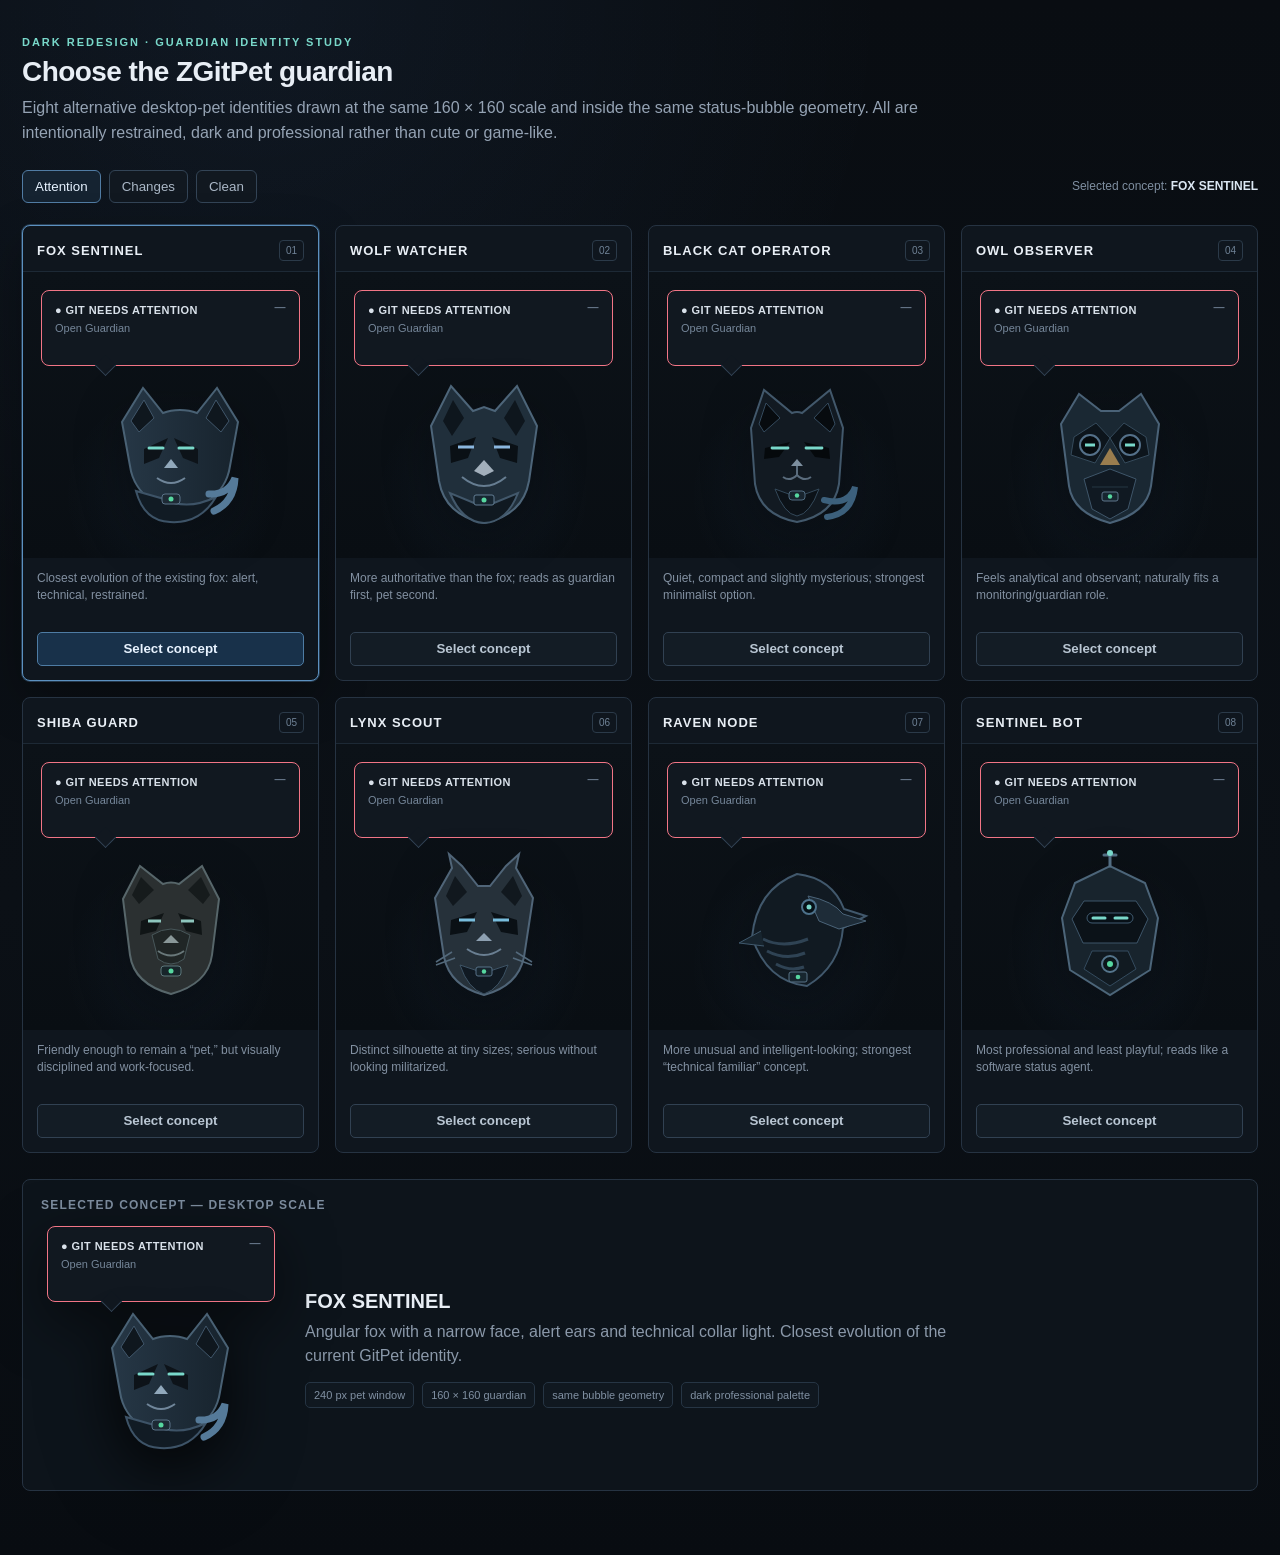
<file: mockups/dark-redesign/pet-variants.html>
<!doctype html>
<html lang="en">
<head>
<meta charset="utf-8">
<meta name="viewport" content="width=device-width,initial-scale=1">
<title>ZGitPet — Guardian Pet Variants</title>
<style>
:root{
  --bg:#090d12;--panel:#0f161e;--surface:#111820;--surface2:#151e27;
  --line:#263342;--line2:#334456;--text:#e8eef5;--muted:#95a3b4;--faint:#687789;
  --accent:#67a7ff;--cyan:#79d8ca;--healthy:#57d7a0;--warn:#f0bd61;--danger:#f27586;
}
*{box-sizing:border-box}
html,body{margin:0;background:
  radial-gradient(circle at 20% 0%,rgba(103,167,255,.07),transparent 34%),
  linear-gradient(180deg,#090d12,#0b1016 58%,#080c11);
  color:var(--text);font-family:"Segoe UI",Inter,Arial,sans-serif}
body{min-height:100vh;padding:36px 22px 64px}
.wrap{max-width:1320px;margin:0 auto}
.kicker{font-size:11px;letter-spacing:.18em;text-transform:uppercase;color:var(--cyan);font-weight:700}
h1{font-size:28px;margin:8px 0 8px;letter-spacing:-.02em}
.lead{max-width:900px;color:var(--muted);line-height:1.55;margin:0 0 24px}
.toolbar{display:flex;gap:8px;flex-wrap:wrap;align-items:center;margin-bottom:22px}
.toolbar button{border:1px solid var(--line2);background:var(--surface);color:#aab7c6;border-radius:6px;padding:8px 12px;cursor:pointer}
.toolbar button.active{border-color:#517ca4;background:#152331;color:#e6f2ff}
.choice{margin-left:auto;color:#7f8fa1;font-size:12px}
.choice b{color:#dce8f4}
.grid{display:grid;grid-template-columns:repeat(4,minmax(240px,1fr));gap:16px}
.card{background:var(--panel);border:1px solid var(--line);border-radius:8px;overflow:hidden;transition:.18s ease;position:relative}
.card:hover{transform:translateY(-2px);border-color:#3b5065}
.card.selected{border-color:#5c91c0;box-shadow:0 0 0 1px rgba(92,145,192,.35),0 18px 48px rgba(0,0,0,.28)}
.card-head{padding:14px 14px 10px;display:flex;align-items:center;border-bottom:1px solid #1d2935}
.name{font-size:13px;font-weight:700;letter-spacing:.075em}
.tag{margin-left:auto;font-size:10px;color:#6f8296;border:1px solid #2b3a49;padding:4px 6px;border-radius:4px}
.pet-stage{height:286px;position:relative;background:
  radial-gradient(circle at 50% 78%,rgba(103,167,255,.05),transparent 40%),
  linear-gradient(180deg,#0c1218,#090e13)}
.bubble{position:absolute;left:18px;right:18px;top:18px;height:76px;background:#111820;border:1px solid #334456;border-radius:8px;padding:12px 34px 9px 13px;color:#d9e1ea;font-size:11px;font-weight:700;line-height:1.4;letter-spacing:.04em}
.bubble:after{content:"";position:absolute;left:56px;bottom:-8px;width:14px;height:14px;background:#111820;border-right:1px solid #334456;border-bottom:1px solid #334456;transform:rotate(45deg)}
.bubble .sub{display:block;color:#76879a;font-weight:500;letter-spacing:0;margin-top:3px}
.mini{position:absolute;right:13px;top:9px;color:#667688}
.pet-svg{position:absolute;width:160px;height:160px;left:50%;top:104px;transform:translateX(-50%);filter:drop-shadow(0 14px 24px rgba(0,0,0,.35))}
.card-foot{padding:12px 14px 14px}
.desc{font-size:12px;color:#8290a1;line-height:1.45;min-height:52px}
.select{width:100%;margin-top:10px;height:34px;border:1px solid #314152;background:#131c25;color:#b9c6d3;border-radius:5px;font-weight:600;cursor:pointer}
.card.selected .select{background:#18314a;border-color:#4e7ca4;color:#e8f3ff}
.preview{margin-top:26px;border:1px solid var(--line);border-radius:8px;background:#0d141b;padding:18px}
.preview h2{font-size:12px;letter-spacing:.1em;color:#7e8ea0;margin:0 0 14px}
.preview-row{display:grid;grid-template-columns:240px 1fr;gap:24px;align-items:center}
.preview-window{width:240px;height:246px;position:relative;filter:drop-shadow(0 18px 28px rgba(0,0,0,.5))}
.preview-window .bubble{left:6px;right:6px;top:0}
.preview-window .pet-svg{top:76px}
.preview-copy h3{margin:0 0 7px;font-size:20px}
.preview-copy p{margin:0 0 14px;color:#8b99aa;line-height:1.5;max-width:680px}
.specs{display:flex;gap:8px;flex-wrap:wrap}
.spec{font-size:11px;border:1px solid #263544;background:#101820;color:#8090a2;border-radius:5px;padding:6px 8px}
@media(max-width:1050px){.grid{grid-template-columns:repeat(2,minmax(240px,1fr))}}
@media(max-width:620px){body{padding:22px 10px}.grid{grid-template-columns:1fr}.preview-row{grid-template-columns:1fr}.choice{width:100%;margin-left:0}}
</style>
</head>
<body>
<div class="wrap">
  <div class="kicker">Dark redesign · guardian identity study</div>
  <h1>Choose the ZGitPet guardian</h1>
  <p class="lead">Eight alternative desktop-pet identities drawn at the same 160 × 160 scale and inside the same status-bubble geometry. All are intentionally restrained, dark and professional rather than cute or game-like.</p>

  <div class="toolbar">
    <button class="active" data-state="attention">Attention</button>
    <button data-state="changes">Changes</button>
    <button data-state="clean">Clean</button>
    <div class="choice">Selected concept: <b id="choiceName">FOX SENTINEL</b></div>
  </div>

  <section class="grid">

    <article class="card selected" data-name="FOX SENTINEL" data-desc="Angular fox with a narrow face, alert ears and technical collar light. Closest evolution of the current GitPet identity.">
      <div class="card-head"><span class="name">FOX SENTINEL</span><span class="tag">01</span></div>
      <div class="pet-stage">
        <div class="bubble">● GIT NEEDS ATTENTION<span class="sub">Open Guardian</span><span class="mini">—</span></div>
        <svg class="pet-svg" viewBox="0 0 160 160" aria-label="Fox sentinel">
          <defs><linearGradient id="f1" x1="0" x2="1"><stop stop-color="#263746"/><stop offset="1" stop-color="#17232d"/></linearGradient></defs>
          <path d="M31 46 52 12l20 25c5-2 11-3 17-3s12 1 17 3l20-25 21 34-8 44c-2 14-10 27-22 35-10 7-20 10-28 10s-18-3-28-10c-12-8-20-21-22-35z" fill="url(#f1)" stroke="#496174" stroke-width="2"/>
          <path d="M40 45 53 24l10 18-15 14zM138 45 125 24l-10 18 15 14z" fill="#0f171e" stroke="#40566a"/>
          <path d="M53 73 77 62l-9 20-15 6zM107 73 83 62l9 20 15 6z" fill="#0d1319"/>
          <path d="M58 72h14M102 72H88" stroke="#79d8ca" stroke-width="3" stroke-linecap="round"/>
          <path d="M80 83 73 92h14z" fill="#91a8bb"/>
          <path d="M66 102q14 10 28 0" fill="none" stroke="#70869a" stroke-width="2"/>
          <path d="M45 115q8 30 34 31 30 2 46-25-29 14-52 2z" fill="#111b24" stroke="#3d5367" stroke-width="2"/>
          <path d="M118 118q19 1 26-16-1 24-21 33" fill="none" stroke="#557a99" stroke-width="7" stroke-linecap="round"/>
          <rect x="71" y="118" width="18" height="10" rx="3" fill="#1d2a35" stroke="#5a7287"/><circle cx="80" cy="123" r="2.5" fill="#57d7a0"/>
        </svg>
      </div>
      <div class="card-foot"><div class="desc">Closest evolution of the existing fox: alert, technical, restrained.</div><button class="select">Select concept</button></div>
    </article>

    <article class="card" data-name="WOLF WATCHER" data-desc="Broader, calmer canine silhouette with heavier cheek planes and upright command-post posture.">
      <div class="card-head"><span class="name">WOLF WATCHER</span><span class="tag">02</span></div>
      <div class="pet-stage">
        <div class="bubble">● GIT NEEDS ATTENTION<span class="sub">Open Guardian</span><span class="mini">—</span></div>
        <svg class="pet-svg" viewBox="0 0 160 160" aria-label="Wolf watcher">
          <path d="M27 50 47 10l22 25 11-4 11 4 22-25 20 40-8 55q-6 34-45 42-39-8-45-42z" fill="#202f3b" stroke="#4d6579" stroke-width="2"/>
          <path d="M39 45 49 24l11 18-12 18zM121 45 111 24l-11 18 12 18z" fill="#0e161d"/>
          <path d="M46 70 72 61l-8 21-17 5zM114 70 88 61l8 21 17 5z" fill="#0a1015"/>
          <path d="M54 71h16M106 71H90" stroke="#8bb7df" stroke-width="3"/>
          <path d="M80 84 70 95l10 5 10-5z" fill="#a2afbb"/>
          <path d="M58 101q22 18 44 0" fill="none" stroke="#667d91" stroke-width="2"/>
          <path d="M46 117q12 29 34 30 23-1 34-30l-24 10H70z" fill="#101921" stroke="#42586b" stroke-width="2"/>
          <rect x="70" y="119" width="20" height="10" rx="2" fill="#172631" stroke="#627d93"/><circle cx="80" cy="124" r="2.5" fill="#57d7a0"/>
        </svg>
      </div>
      <div class="card-foot"><div class="desc">More authoritative than the fox; reads as guardian first, pet second.</div><button class="select">Select concept</button></div>
    </article>

    <article class="card" data-name="BLACK CAT OPERATOR" data-desc="Minimal black cat with sharp triangular ears, narrow cyan eyes and a compact collar beacon.">
      <div class="card-head"><span class="name">BLACK CAT OPERATOR</span><span class="tag">03</span></div>
      <div class="pet-stage">
        <div class="bubble">● GIT NEEDS ATTENTION<span class="sub">Open Guardian</span><span class="mini">—</span></div>
        <svg class="pet-svg" viewBox="0 0 160 160" aria-label="Black cat operator">
          <path d="M34 52 47 14l28 23q5-2 10 0l28-23 13 38-4 56q-5 31-42 38-37-7-42-38z" fill="#121a22" stroke="#42586b" stroke-width="2"/>
          <path d="M42 48 49 27l14 15-16 14zM118 48 111 27 97 42l16 14z" fill="#070b0f" stroke="#344a5d"/>
          <path d="M48 72 73 66l-11 15-15 2zM112 72 87 66l11 15 15 2z" fill="#05090c"/>
          <path d="M55 72h16M105 72H89" stroke="#79d8ca" stroke-width="2.8" stroke-linecap="round"/>
          <path d="M80 83 74 90h12z" fill="#7d8f9f"/>
          <path d="M80 90v9M80 99q-7 7-14 2M80 99q7 7 14 2" fill="none" stroke="#5a6c7d" stroke-width="2"/>
          <path d="M58 113q9 25 22 27 13-2 22-27l-22 8z" fill="#0c1218" stroke="#34495a"/>
          <path d="M107 124q24 6 31-13-3 27-28 30" fill="none" stroke="#3c607c" stroke-width="6" stroke-linecap="round"/>
          <rect x="72" y="115" width="16" height="9" rx="3" fill="#18242e" stroke="#506b80"/><circle cx="80" cy="119.5" r="2.2" fill="#57d7a0"/>
        </svg>
      </div>
      <div class="card-foot"><div class="desc">Quiet, compact and slightly mysterious; strongest minimalist option.</div><button class="select">Select concept</button></div>
    </article>

    <article class="card" data-name="OWL OBSERVER" data-desc="Symmetrical owl face built around watchful circular optics and a shield-like chest.">
      <div class="card-head"><span class="name">OWL OBSERVER</span><span class="tag">04</span></div>
      <div class="pet-stage">
        <div class="bubble">● GIT NEEDS ATTENTION<span class="sub">Open Guardian</span><span class="mini">—</span></div>
        <svg class="pet-svg" viewBox="0 0 160 160" aria-label="Owl observer">
          <path d="M31 48 49 18l22 17h18l22-17 18 30-8 62q-4 27-41 37-37-10-41-37z" fill="#1a2833" stroke="#4a6277" stroke-width="2"/>
          <path d="M44 61 66 47l14 15-15 25-24-8zM116 61 94 47 80 62l15 25 24-8z" fill="#0d151c" stroke="#354a5b"/>
          <circle cx="60" cy="69" r="10" fill="#060b0f" stroke="#547089" stroke-width="2"/><circle cx="100" cy="69" r="10" fill="#060b0f" stroke="#547089" stroke-width="2"/>
          <path d="M55 69h10M95 69h10" stroke="#79d8ca" stroke-width="3"/>
          <path d="M80 72 70 89h20z" fill="#9a7d4e"/>
          <path d="M54 103 80 93l26 10-8 30-18 10-18-10z" fill="#101922" stroke="#3f566a"/>
          <path d="M62 111h36" stroke="#243643"/><rect x="72" y="116" width="16" height="9" rx="2" fill="#172630" stroke="#5e768b"/><circle cx="80" cy="120.5" r="2.2" fill="#57d7a0"/>
        </svg>
      </div>
      <div class="card-foot"><div class="desc">Feels analytical and observant; naturally fits a monitoring/guardian role.</div><button class="select">Select concept</button></div>
    </article>

    <article class="card" data-name="SHIBA GUARD" data-desc="Compact dog guardian with broader muzzle, upright ears and a practical service-collar silhouette.">
      <div class="card-head"><span class="name">SHIBA GUARD</span><span class="tag">05</span></div>
      <div class="pet-stage">
        <div class="bubble">● GIT NEEDS ATTENTION<span class="sub">Open Guardian</span><span class="mini">—</span></div>
        <svg class="pet-svg" viewBox="0 0 160 160" aria-label="Shiba guard">
          <path d="M32 51 49 18l23 18q8-3 16 0l23-18 17 33-7 56q-4 29-41 39-37-10-41-39z" fill="#2b3031" stroke="#57666a" stroke-width="2"/>
          <path d="M41 47 50 29l13 13-15 14zM119 47 110 29 97 42l15 14z" fill="#161b1c"/>
          <path d="M50 73 73 65l-8 18-16 4zM110 73 87 65l8 18 16 4z" fill="#101516"/>
          <path d="M57 73h13M103 73H90" stroke="#8ec6bd" stroke-width="3"/>
          <path d="M61 87q19-12 38 0l-6 24q-13 10-26 0z" fill="#202626" stroke="#48575a"/>
          <path d="M80 87 72 95h16z" fill="#899798"/>
          <path d="M67 103q13 9 26 0" fill="none" stroke="#69787a" stroke-width="2"/>
          <rect x="70" y="118" width="20" height="10" rx="3" fill="#17252a" stroke="#5d777b"/><circle cx="80" cy="123" r="2.5" fill="#57d7a0"/>
        </svg>
      </div>
      <div class="card-foot"><div class="desc">Friendly enough to remain a “pet,” but visually disciplined and work-focused.</div><button class="select">Select concept</button></div>
    </article>

    <article class="card" data-name="LYNX SCOUT" data-desc="Long ear tufts and angular cheek geometry make this the sharpest, most tactical animal option.">
      <div class="card-head"><span class="name">LYNX SCOUT</span><span class="tag">06</span></div>
      <div class="pet-stage">
        <div class="bubble">● GIT NEEDS ATTENTION<span class="sub">Open Guardian</span><span class="mini">—</span></div>
        <svg class="pet-svg" viewBox="0 0 160 160" aria-label="Lynx scout">
          <path d="M31 50 48 20l-3-14 13 12 16 20h12l16-20 13-12-3 14 17 30-9 59q-6 29-40 38-34-9-40-38z" fill="#26313a" stroke="#506578" stroke-width="2"/>
          <path d="M42 48 51 28l12 16-14 14zM118 48 109 28 97 44l14 14z" fill="#11181e"/>
          <path d="M47 72 73 64l-10 20-17 3zM113 72 87 64l10 20 17 3z" fill="#0a1015"/>
          <path d="M55 72h16M105 72H89" stroke="#78bddd" stroke-width="3"/>
          <path d="M80 85 72 93h16z" fill="#8da0b1"/>
          <path d="M63 101q17 12 34 0" fill="none" stroke="#6a7f92" stroke-width="2"/>
          <path d="M48 104 32 114M112 104l16 10M51 110l-19 7M109 110l19 7" stroke="#53697b" stroke-width="1.5"/>
          <path d="M56 117q8 24 24 29 16-5 24-29l-24 8z" fill="#101922" stroke="#3d5365"/>
          <rect x="72" y="119" width="16" height="9" rx="2" fill="#17252e" stroke="#577187"/><circle cx="80" cy="123.5" r="2.2" fill="#57d7a0"/>
        </svg>
      </div>
      <div class="card-foot"><div class="desc">Distinct silhouette at tiny sizes; serious without looking militarized.</div><button class="select">Select concept</button></div>
    </article>

    <article class="card" data-name="RAVEN NODE" data-desc="A non-mammal option: side-facing raven head with a luminous eye and compact network-node badge.">
      <div class="card-head"><span class="name">RAVEN NODE</span><span class="tag">07</span></div>
      <div class="pet-stage">
        <div class="bubble">● GIT NEEDS ATTENTION<span class="sub">Open Guardian</span><span class="mini">—</span></div>
        <svg class="pet-svg" viewBox="0 0 160 160" aria-label="Raven node">
          <path d="M35 89q5-48 45-63 35 4 47 35l22 7-23 12q-3 38-36 58-40-4-55-49z" fill="#111a22" stroke="#41586c" stroke-width="2"/>
          <path d="M91 48q25 5 35 18l23 7-27 8-20-8z" fill="#1e2c38" stroke="#4b6479"/>
          <circle cx="92" cy="59" r="7" fill="#061017" stroke="#4d718b" stroke-width="2"/><circle cx="92" cy="59" r="2.5" fill="#79d8ca"/>
          <path d="M46 91q20 10 45 0M50 103q19 10 38 2M59 116q14 8 28 3" fill="none" stroke="#2f4354" stroke-width="3"/>
          <path d="M44 83 22 95l25 3" fill="#17242e" stroke="#40596d"/>
          <rect x="72" y="124" width="18" height="10" rx="2" fill="#17262f" stroke="#597287"/><circle cx="81" cy="129" r="2.3" fill="#57d7a0"/>
        </svg>
      </div>
      <div class="card-foot"><div class="desc">More unusual and intelligent-looking; strongest “technical familiar” concept.</div><button class="select">Select concept</button></div>
    </article>

    <article class="card" data-name="SENTINEL BOT" data-desc="No animal personality at all: compact machine guardian with optical visor and status core.">
      <div class="card-head"><span class="name">SENTINEL BOT</span><span class="tag">08</span></div>
      <div class="pet-stage">
        <div class="bubble">● GIT NEEDS ATTENTION<span class="sub">Open Guardian</span><span class="mini">—</span></div>
        <svg class="pet-svg" viewBox="0 0 160 160" aria-label="Sentinel robot">
          <path d="M45 35 80 18l35 17 13 35-8 52-40 25-40-25-8-52z" fill="#18242d" stroke="#4c6579" stroke-width="2"/>
          <path d="M54 53h52l12 18-11 24H53L42 71z" fill="#0b1218" stroke="#3d5569"/>
          <rect x="57" y="65" width="46" height="10" rx="5" fill="#071017" stroke="#405b70"/>
          <path d="M63 70h12M85 70h12" stroke="#79d8ca" stroke-width="3" stroke-linecap="round"/>
          <path d="M62 103h36l8 18-26 17-26-17z" fill="#111a21" stroke="#344b5e"/>
          <circle cx="80" cy="116" r="8" fill="#0b151a" stroke="#55758c" stroke-width="2"/><circle cx="80" cy="116" r="3" fill="#57d7a0"/>
          <path d="M80 18V7M74 7h12" stroke="#526d82" stroke-width="3" stroke-linecap="round"/>
          <circle cx="80" cy="5" r="3" fill="#79d8ca"/>
        </svg>
      </div>
      <div class="card-foot"><div class="desc">Most professional and least playful; reads like a software status agent.</div><button class="select">Select concept</button></div>
    </article>

  </section>

  <section class="preview">
    <h2>SELECTED CONCEPT — DESKTOP SCALE</h2>
    <div class="preview-row">
      <div class="preview-window" id="previewWindow">
        <div class="bubble">● GIT NEEDS ATTENTION<span class="sub">Open Guardian</span><span class="mini">—</span></div>
      </div>
      <div class="preview-copy">
        <h3 id="previewTitle">FOX SENTINEL</h3>
        <p id="previewDesc">Angular fox with a narrow face, alert ears and technical collar light. Closest evolution of the current GitPet identity.</p>
        <div class="specs"><span class="spec">240 px pet window</span><span class="spec">160 × 160 guardian</span><span class="spec">same bubble geometry</span><span class="spec">dark professional palette</span></div>
      </div>
    </div>
  </section>
</div>

<script>
const states={
  attention:['● GIT NEEDS ATTENTION','Open Guardian','#f27586'],
  changes:['● CHANGES DETECTED','3 ready to review','#79d8ca'],
  clean:['● CLEAN','feature/sync-control-panel','#57d7a0']
};
let activeState='attention';

function applyState(){
  const [title,sub,color]=states[activeState];
  document.querySelectorAll('.bubble').forEach(b=>{
    b.childNodes[0].nodeValue=title;
    b.querySelector('.sub').textContent=sub;
    b.style.borderColor=color;
  });
}
document.querySelectorAll('[data-state]').forEach(b=>b.addEventListener('click',()=>{
  document.querySelectorAll('[data-state]').forEach(x=>x.classList.remove('active'));
  b.classList.add('active');activeState=b.dataset.state;applyState();
}));

function selectCard(card){
  document.querySelectorAll('.card').forEach(x=>x.classList.remove('selected'));
  card.classList.add('selected');
  const name=card.dataset.name,desc=card.dataset.desc;
  document.getElementById('choiceName').textContent=name;
  document.getElementById('previewTitle').textContent=name;
  document.getElementById('previewDesc').textContent=desc;
  const source=card.querySelector('.pet-svg').cloneNode(true);
  const host=document.getElementById('previewWindow');
  host.querySelectorAll('.pet-svg').forEach(x=>x.remove());
  host.appendChild(source);
  applyState();
}
document.querySelectorAll('.card .select').forEach(btn=>btn.addEventListener('click',()=>selectCard(btn.closest('.card'))));
selectCard(document.querySelector('.card.selected'));
applyState();
</script>
</body>
</html>
</file>
<file: mockups/pet/css/pet-mockups.css>
:root{color-scheme:light;--ink:#21182f;--muted:#6c6278;--line:#e3dced;--panel:#fff;--canvas:#f6f2fa;--purple:#7652b8;--violet:#9a6ee8;--cyan:#56c9c3;--green:#38b872;--amber:#d69a32;--orange:#d57548;--shadow:0 14px 38px rgba(54,34,82,.10)}
*{box-sizing:border-box}body{margin:0;background:radial-gradient(circle at 10% 0,#eee4fb 0,transparent 30rem),radial-gradient(circle at 90% 8%,#ece7ff 0,transparent 24rem),var(--canvas);color:var(--ink);font-family:Inter,"Segoe UI",system-ui,sans-serif;line-height:1.55}main{width:min(1160px,calc(100% - 40px));margin:auto;padding:64px 0 72px}.intro{max-width:790px;margin-bottom:36px}.eyebrow{margin:0 0 9px;color:var(--purple);font-size:.74rem;font-weight:800;letter-spacing:.14em;text-transform:uppercase}.intro h1{margin:0;font-size:clamp(2.15rem,5vw,4.3rem);line-height:1.04;letter-spacing:-.045em}.intro>p:not(.eyebrow){max-width:690px;margin:20px 0 22px;color:var(--muted);font-size:1.08rem}.legend{display:flex;flex-wrap:wrap;gap:10px 18px;color:#554b63;font-size:.83rem;font-weight:650}.legend span{display:flex;align-items:center;gap:7px}.dot{width:8px;height:8px;border-radius:50%;background:var(--violet)}.dot.healthy{background:var(--green)}.dot.review{background:var(--amber)}.dot.caution{background:var(--orange)}
.gallery{display:grid;grid-template-columns:repeat(3,minmax(0,1fr));gap:20px}.card{overflow:hidden;border:1px solid var(--line);border-radius:18px;background:var(--panel);box-shadow:var(--shadow);transition:transform .18s ease,box-shadow .18s ease}.card:hover{transform:translateY(-3px);box-shadow:0 18px 45px rgba(54,34,82,.15)}.card.featured{border-color:#caa7ef;box-shadow:0 15px 42px rgba(107,69,158,.16)}.art{display:grid;place-items:center;min-height:245px;padding:27px;background:linear-gradient(145deg,#faf8fd,#eee7f7);border-bottom:1px solid var(--line)}.art.healthy-wash{background:linear-gradient(145deg,#f8fbf9,#e5f5ec)}.art.review-wash{background:linear-gradient(145deg,#fffaf1,#f5ead6)}.art.warning-wash{background:linear-gradient(145deg,#fff8f3,#f5e6dc)}.art.sleep-wash{background:linear-gradient(145deg,#f8f5fc,#ece6f5)}.art img{width:min(188px,78%);filter:drop-shadow(0 11px 12px rgba(51,32,76,.14))}.copy{padding:22px 23px 24px}.state{display:inline-flex;padding:4px 9px;border-radius:999px;background:#f0e9f9;color:#6a4ca0;font-size:.68rem;font-weight:850;letter-spacing:.08em;text-transform:uppercase}.state.good{background:#e4f7eb;color:#20814c}.state.ready{background:#fff0d3;color:#9a6113}.state.warning{background:#fbe9dd;color:#a45225}.copy h2{margin:13px 0 3px;font-size:1.18rem;letter-spacing:-.018em}.copy code{color:#82758f;font-size:.76rem}.copy p{margin:12px 0 0;color:var(--muted);font-size:.91rem}
.size-check,.notes{margin-top:26px;border:1px solid var(--line);border-radius:18px;background:#fff;box-shadow:var(--shadow)}.size-check{display:grid;grid-template-columns:1fr auto;align-items:center;gap:28px;padding:27px 30px}.size-check h2,.notes h2{margin:0;font-size:1.35rem;letter-spacing:-.025em}.size-check p:not(.eyebrow){margin:7px 0 0;color:var(--muted);font-size:.9rem}.miniatures{display:flex;gap:10px}.miniatures img{width:58px;height:58px;padding:5px;border:1px solid var(--line);border-radius:13px;background:#f7f3fb}.notes{padding:28px 30px}.notes ul{display:flex;flex-wrap:wrap;gap:10px;margin:18px 0 0;padding:0;list-style:none}.notes li{padding:8px 12px;border:1px solid var(--line);border-radius:9px;color:#5d5269;background:#faf8fc;font-size:.86rem}
@media(max-width:900px){.gallery{grid-template-columns:repeat(2,minmax(0,1fr))}.size-check{grid-template-columns:1fr}.miniatures{flex-wrap:wrap}}@media(max-width:580px){main{width:min(100% - 24px,1160px);padding:38px 0 48px}.gallery{grid-template-columns:1fr}.art{min-height:220px}.size-check,.notes{padding:23px 20px}.miniatures img{width:51px;height:51px}.intro h1{font-size:2.3rem}}@media(prefers-reduced-motion:reduce){.card{transition:none}}
</file>
